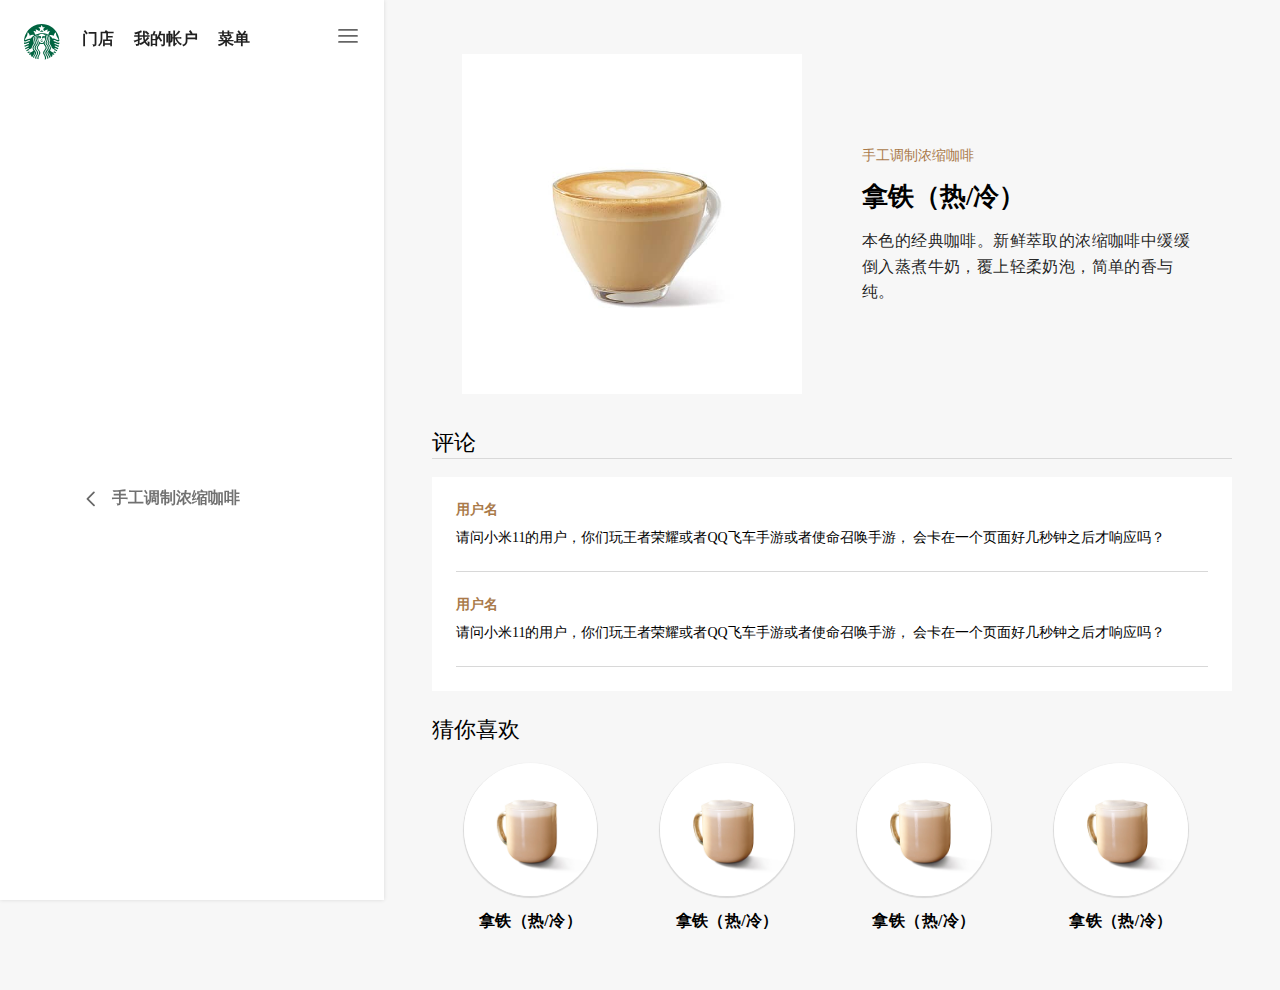
<file: detail.html>
<!DOCTYPE html>
<html>

	<head>
		<meta charset="UTF-8">
		<meta name="viewport" content="width=device-width, initial-scale=1.0">
		<link rel="shortcut icon" href="./img/favicon.ico">
		<link rel="stylesheet" href="./css/common.css">
		<link rel="stylesheet" href="./css/detail.css">
		<script src="js/vue.js" type="text/javascript" charset="utf-8"></script>
		<script src="js/components.js"></script>
		<title></title>
	</head>

	<body>
		<div id="app">

			<nav id="nav">
				<div class="container">
					<!-- 头部汉堡菜单组件 -->
					<nav-header></nav-header>
					<div class="main">
						<div class="content">
							<a href="#" class="back">
								<img src="./img/icon-chevron-left.svg"> 手工调制浓缩咖啡
							</a>
						</div>
					</div>

				</div>
			</nav>
			<section class="page-content">
				<div class="gds-detail flex-bt">
					<div class="image">
						<img src="./img/caffe-latte.jpg" class="product">
					</div>
					<div class="gds-txt">
						<p class="gold">手工调制浓缩咖啡</p>
						<h1 class="display-1">拿铁（热/冷）</h1>
						<p class="desc">本色的经典咖啡。新鲜萃取的浓缩咖啡中缓缓倒入蒸煮牛奶，覆上轻柔奶泡，简单的香与纯。</p>
					</div>
				</div>

				<!--商品评论-->
				<div class="comment">
					<h2 class="title-2">评论<hr /></h2>
					
					<ul class="cmt-ul">
						<li>
							<p class="caption gold">用户名</p>
							<p class="desc">
								请问小米11的用户，你们玩王者荣耀或者QQ飞车手游或者使命召唤手游，
								会卡在一个页面好几秒钟之后才响应吗？
							</p>
						</li>
						<li>
							<p class="caption gold">用户名</p>
							<p class="desc">
								请问小米11的用户，你们玩王者荣耀或者QQ飞车手游或者使命召唤手游，
								会卡在一个页面好几秒钟之后才响应吗？
							</p>
						</li>
					</ul>
				</div>
				

				<div class="rcmmd">
					<h2 class="title-2">猜你喜欢</h2>
					<ul class="product">
						<li>
							<a href="#" class="product-item">
								<div class="preview hoverup">
									<img src="./img/cappuccino.jpg">
								</div>
								<strong>拿铁（热/冷）</strong>
							</a>
						</li>
						<li>
							<a href="#" class="product-item">
								<div class="preview hoverup">
									<img src="./img/cappuccino.jpg">
								</div>
								<strong>拿铁（热/冷）</strong>
							</a>
						</li>
						<li>
							<a href="#" class="product-item">
								<div class="preview hoverup">
									<img src="./img/cappuccino.jpg">
								</div>
								<strong>拿铁（热/冷）</strong>
							</a>
						</li>
						<li>
							<a href="#" class="product-item">
								<div class="preview hoverup">
									<img src="./img/cappuccino.jpg">
								</div>
								<strong>拿铁（热/冷）</strong>
							</a>
						</li>
					</ul>

				</div>

			</section>

		</div>
	</body>

	<script type="text/javascript">
		new Vue({
			el: "#app",
		})
		
	let user={}
	console.log("user",(user==""))
	</script>

</html>
</file>
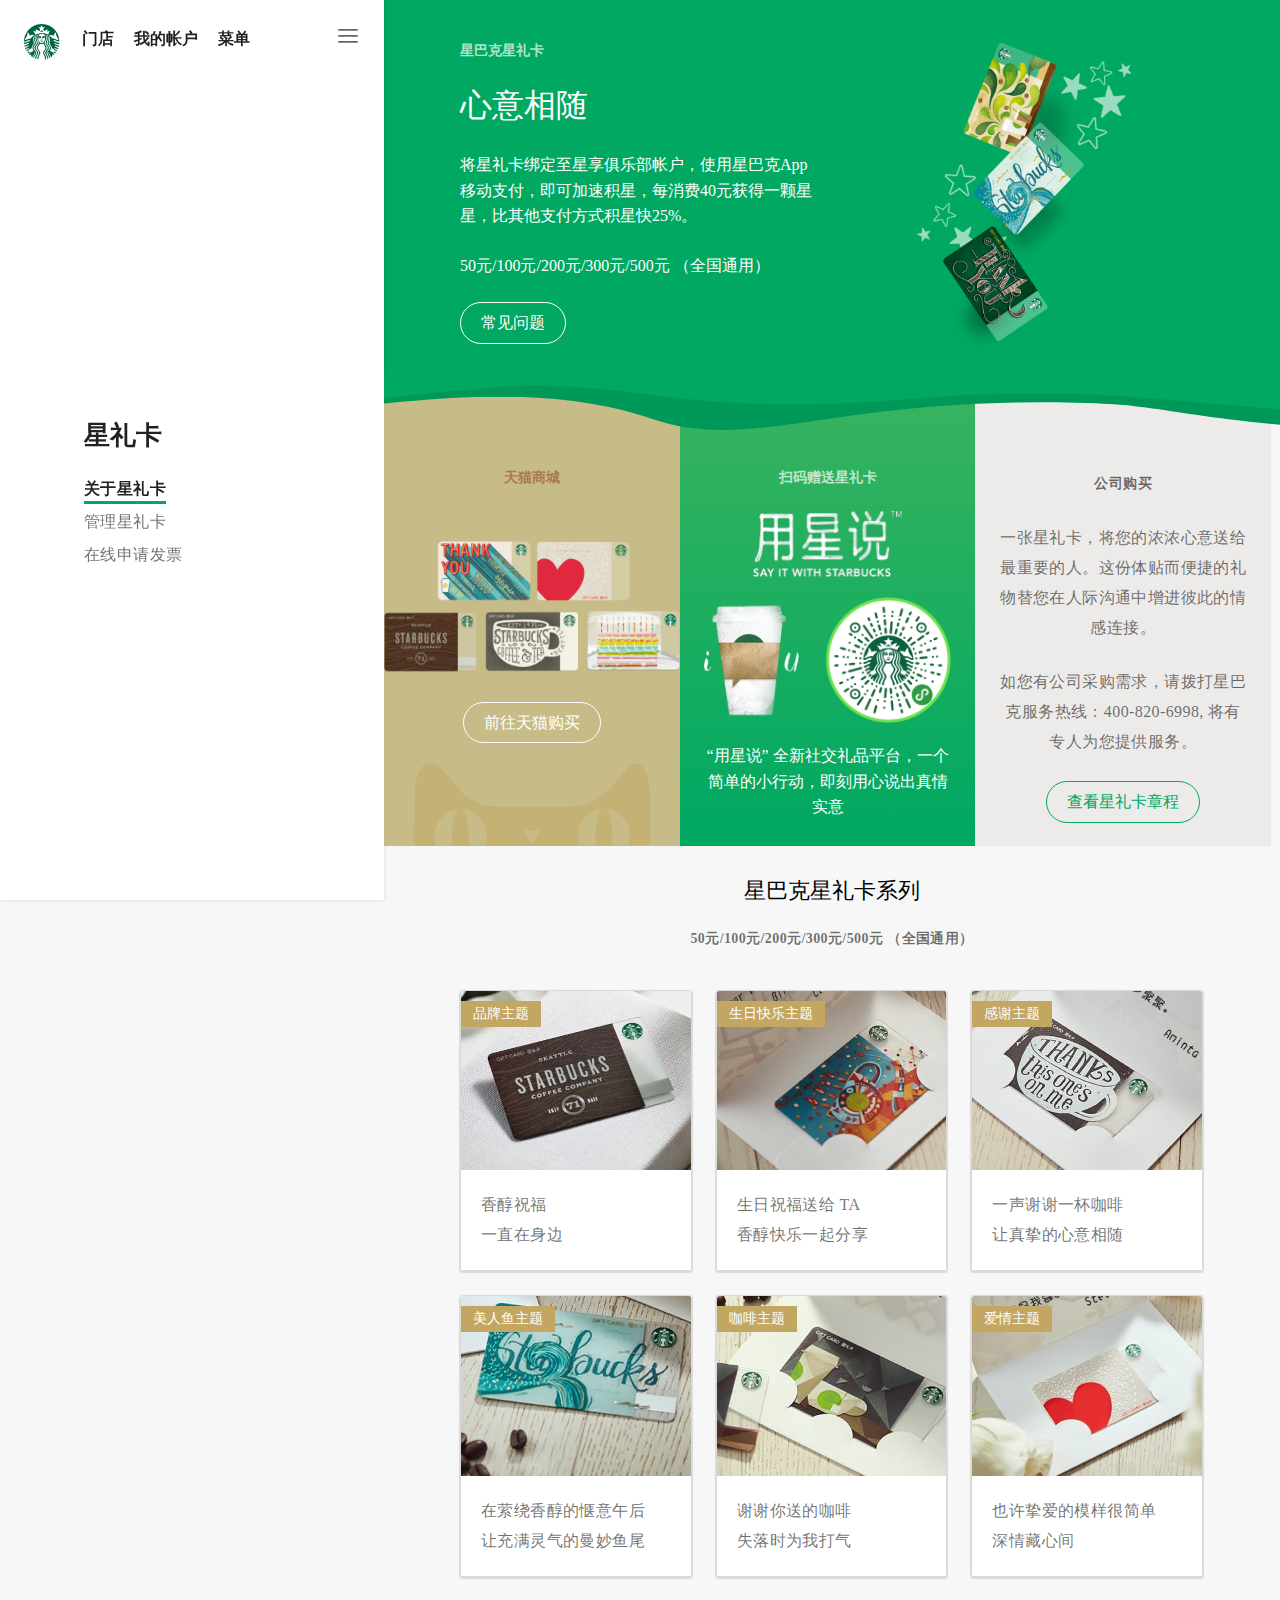
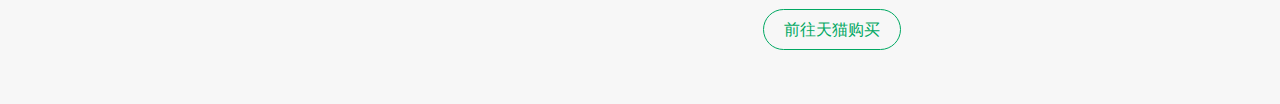
<file: giftcard.html>
<!DOCTYPE html>
<html>

<head>
  <meta charset="UTF-8">
  <meta name="viewport" content="width=device-width, initial-scale=1.0">
  <link rel="shortcut icon" href="./img/favicon.ico">
  <link rel="stylesheet" href="./css/common.css">
  <link rel="stylesheet" href="./css/giftcard.css">
  	<script src="./js/vue.js" type="text/javascript" charset="utf-8"></script>
	<script src="./js/components.js"></script>
  <title>星礼卡 | 星巴克</title>
</head>

<body>
<div id="app">
  <nav id="nav">
    <div class="container">
      <!-- 头部汉堡菜单组件 -->
      <nav-header></nav-header>
      <div class="main">
      	<menu-primary :menuinfo="menuinfo1"></menu-primary>
      </div>
    </div>
  </nav>
  <section class="page-content">
  	<!--广告-->
   	<gift-banner></gift-banner>
   	<!--促销信息-->
   	<gift-promotion></gift-promotion>
		<!--星巴克星礼卡系列-->
    <card-list :cardlist="cardlist"></card-list>
  </section>

 </div>
</body>

<script type="text/javascript">
	
	new Vue({
		el:"#app",
		data:{
			menuinfo1:{  
					title:"星礼卡",
					list:["关于星礼卡","管理星礼卡","在线申请发票"]
			},
			cardlist:[{
					title:"品牌主题",
					desc:"香醇祝福<br>一直在身边<br>",
					pic:"./img/svc-series-1.png"
				},
				{
					title:"生日快乐主题",
					desc:"生日祝福送给 TA <br> 香醇快乐一起分享 <br>",
					pic:"./img/svc-series-2.jpg"
				},
				{
					title:"感谢主题",
					desc:"一声谢谢一杯咖啡<br> 让真挚的心意相随<br>",
					pic:"./img/svc-series-3.jpg"
				},
				{
					title:"美人鱼主题",
					desc:"在萦绕香醇的惬意午后<br>让充满灵气的曼妙鱼尾<br>",
					pic:"./img/svc-series-4.jpg"
				},
				{
					title:"咖啡主题",
					desc:"谢谢你送的咖啡<br>失落时为我打气<br>",
					pic:"./img/svc-series-5.jpg"
				},
				{
					title:"爱情主题",
					desc:"也许挚爱的模样很简单<br>深情藏心间<br>",
					pic:"./img/svc-series-6.jpg"
			}],
		}
	})
	
</script>
</html>
</file>
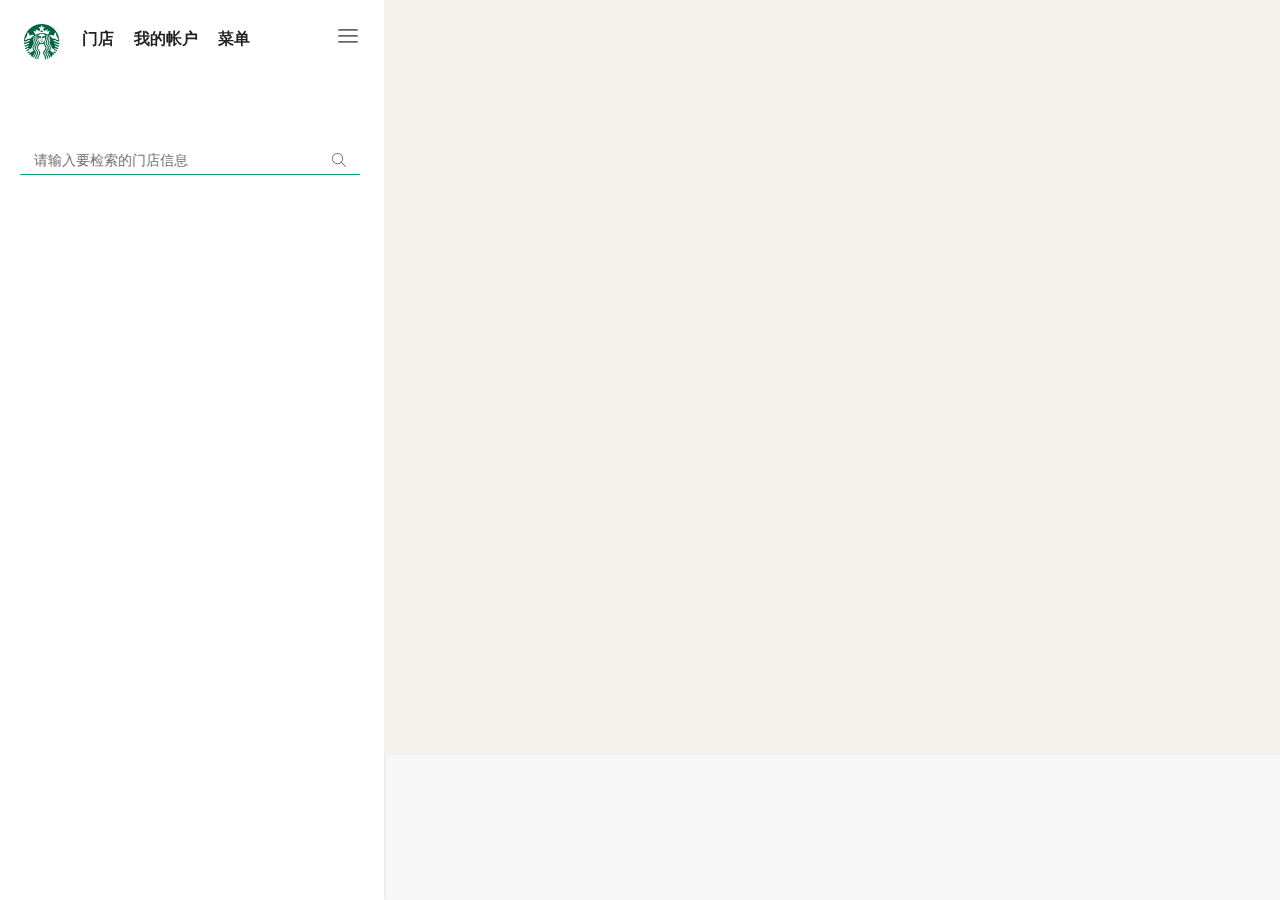
<file: map.html>
<!DOCTYPE html>
<html>

<head>
  <meta charset="UTF-8">
  <meta name="viewport" content="width=device-width, initial-scale=1.0">
  <link rel="shortcut icon" href="./img/favicon.ico">
  <link rel="stylesheet" href="./css/common.css">
  <link rel="stylesheet" href="./css/map.css">
  <script src="./js/jquery-3.1.1.js"></script>
  <script src="js/vue.js" type="text/javascript" charset="utf-8"></script>
	<script src="./js/components.js"></script>
  <script type="text/javascript" src="https://api.map.baidu.com/api?v=2.0&ak=2COzFaICuIyVj7V3VetKfmdRVnX8BhVr"></script>
  <script type="text/javascript" src="https://api.map.baidu.com/getscript?v=2.0&ak=2COzFaICuIyVj7V3VetKfmdRVnX8BhVr&services=&t=20201208133530"></script>
  <title>门店 | 星巴克</title>
</head>
  
<body>
<div id="app">
		
  <nav id="nav">
    <div class="container">
      <!-- 头部汉堡菜单组件 -->
      <nav-header></nav-header>
      
      <div class="main">
          <div class="fl">
              <div class="search-box">
                <input class="search-input" id="search_box_input" type="text" placeholder="请输入要检索的门店信息">
                <span class="search-icon"></span>
              </div>
              <div id="r-result"></div>
          </div>
      </div>

    </div>
  </nav>
  <section class="page-content">
      <div class="location-map">
          <div id="container" style="width: 100%; height: 100%; overflow: hidden; position: relative; z-index: 0; background-color: rgb(243, 241, 236); color: rgb(0, 0, 0); text-align:left;">
          </div>
      </div>
  </section>
  
</div>
</body>

<script>
		new Vue({
			el:"#app",
		})
		
    var map = new BMap.Map("container");          // 创建地图实例     // 初始化地图，设置中心点坐标和地图级别
    map.centerAndZoom("南京",12);

   
    var local = new BMap.LocalSearch(map, {
      renderOptions: {map: map, panel: "r-result"}
    });
    local.search("星巴克");
  
    map.enableScrollWheelZoom(true);     //开启鼠标滚轮缩放
    map.addControl(new BMap.NavigationControl());
    map.addControl(new BMap.NavigationControl());
    map.addControl(new BMap.ScaleControl());
    map.addControl(new BMap.OverviewMapControl());
    map.addControl(new BMap.MapTypeControl());
    $(function(){
        getNowPos();
		// getLocal("province="+provinceName);

      //根据门店的名称查找网点
      $("span.search-icon").click(function(){
        var content=$("#search_box_input").val();
        console.log( content)
            if(content==""){
                alert("请输入信息门店信息");
                return false;
            }
            local.search(content);
        })
    });

    //搜索框按键查询
    $(document).keyup(function (e) {//捕获文档对象的按键弹起事件
        if (e.keyCode == 13) {//按键信息对象以参数的形式传递进来了
            //此处编写用户敲回车后的代码
            $("span.search-icon").click();
        }
    });


    function getNowPos(){
        var geolocation = new BMap.Geolocation();
        geolocation.getCurrentPosition(function(r){
            if(this.getStatus() == BMAP_STATUS_SUCCESS){
                var mk = new BMap.Marker(r.point);
                map.addOverlay(mk);//标出所在地
                map.panTo(r.point);//地图中心移动
                var point = new BMap.Point(r.point.lng,r.point.lat);//用所定位的经纬度查找所在地省市街道等信息
                var gc = new BMap.Geocoder();
                gc.getLocation(point, function(rs){
                    var addComp = rs.addressComponents;
                    $("#location-name").html("【"+addComp['province']+"】");
                    $("#province option[value='"+addComp['province']+"']").attr("selected", true);
                    getLocal("province="+addComp['province']);
                });
            }else {
                alert('failed'+this.getStatus());
            }
        },{enableHighAccuracy: true})
    }

    var marker;
    

    var opts = {
        width : 250,     // 信息窗口宽度
        height: 50,     // 信息窗口高度
        title : "" , // 信息窗口标题
        enableMessage:true//设置允许信息窗发送短息
    };


    //点击将信息内容加入白标注中
    function addClickHandler(content,marker){
        marker.addEventListener("click",function(e){
                    marker.setAnimation(null);
                    openInfo(content,e);
                }
        );
    }

    function openInfo(content,e){
        var p = e.target;
        var point = new BMap.Point(p.getPosition().lng, p.getPosition().lat);
        var infoWindow = new BMap.InfoWindow(content,opts);  // 创建信息窗口对象
        map.openInfoWindow(infoWindow,point); //开启信息窗口
    }

    //移动到某一坐标点
    function to(obj,i,x,y,shopname,shopaddr){
        var allOverlay = map.getOverlays();
        var last=allOverlay.length-1;
        map.removeOverlay(allOverlay[last]);
        $(obj).addClass("addMove");
        $(obj).siblings().removeClass("addMove");
        var point=new BMap.Point(x,y);
        map.centerAndZoom(point,15);
        var myIcon = new BMap.Icon("./img/bd2.png", new BMap.Size(21, 33), {
            offset: new BMap.Size(10, 25), // 指定定位位置
        });
        var  marker = new BMap.Marker(point,{icon:myIcon});        // 创建标注
        var n=i+1;
        var label = new BMap.Label(n,{
            offset : new BMap.Size(0,3)
        });
        label.setStyle({
            width:'21px',background:'none',color:'#fff',border:'none',textAlign:'center'//只要对label样式进行设置就可达到在标注图标上显示数字的效果
        });
        marker.setLabel(label);//显示地理名称 a
        map.addOverlay(marker);
        var content ="<p style='font-weight:600'>"+shopname+"</p><p style='line-height: 20px;'>地址："+shopaddr+"</p>";
        addClickHandler(content,marker);
    }

</script>
</html>
</file>
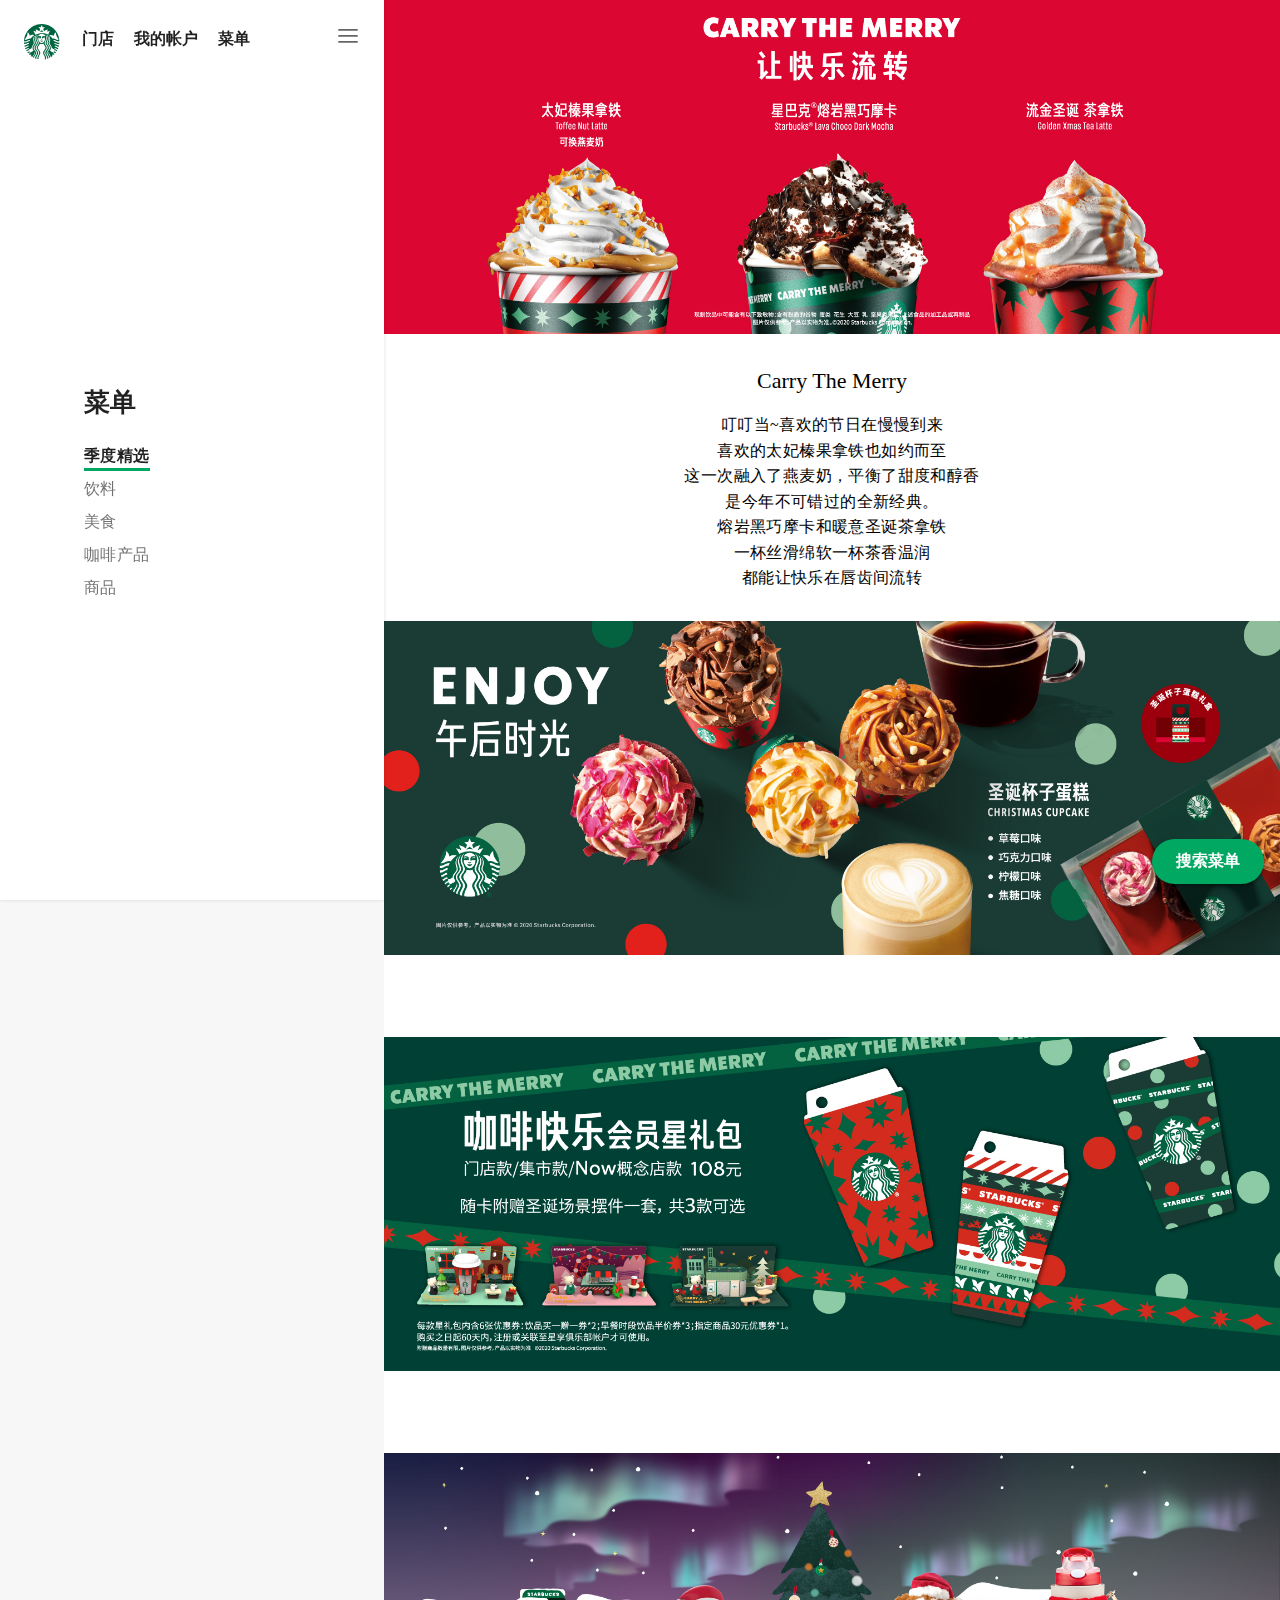
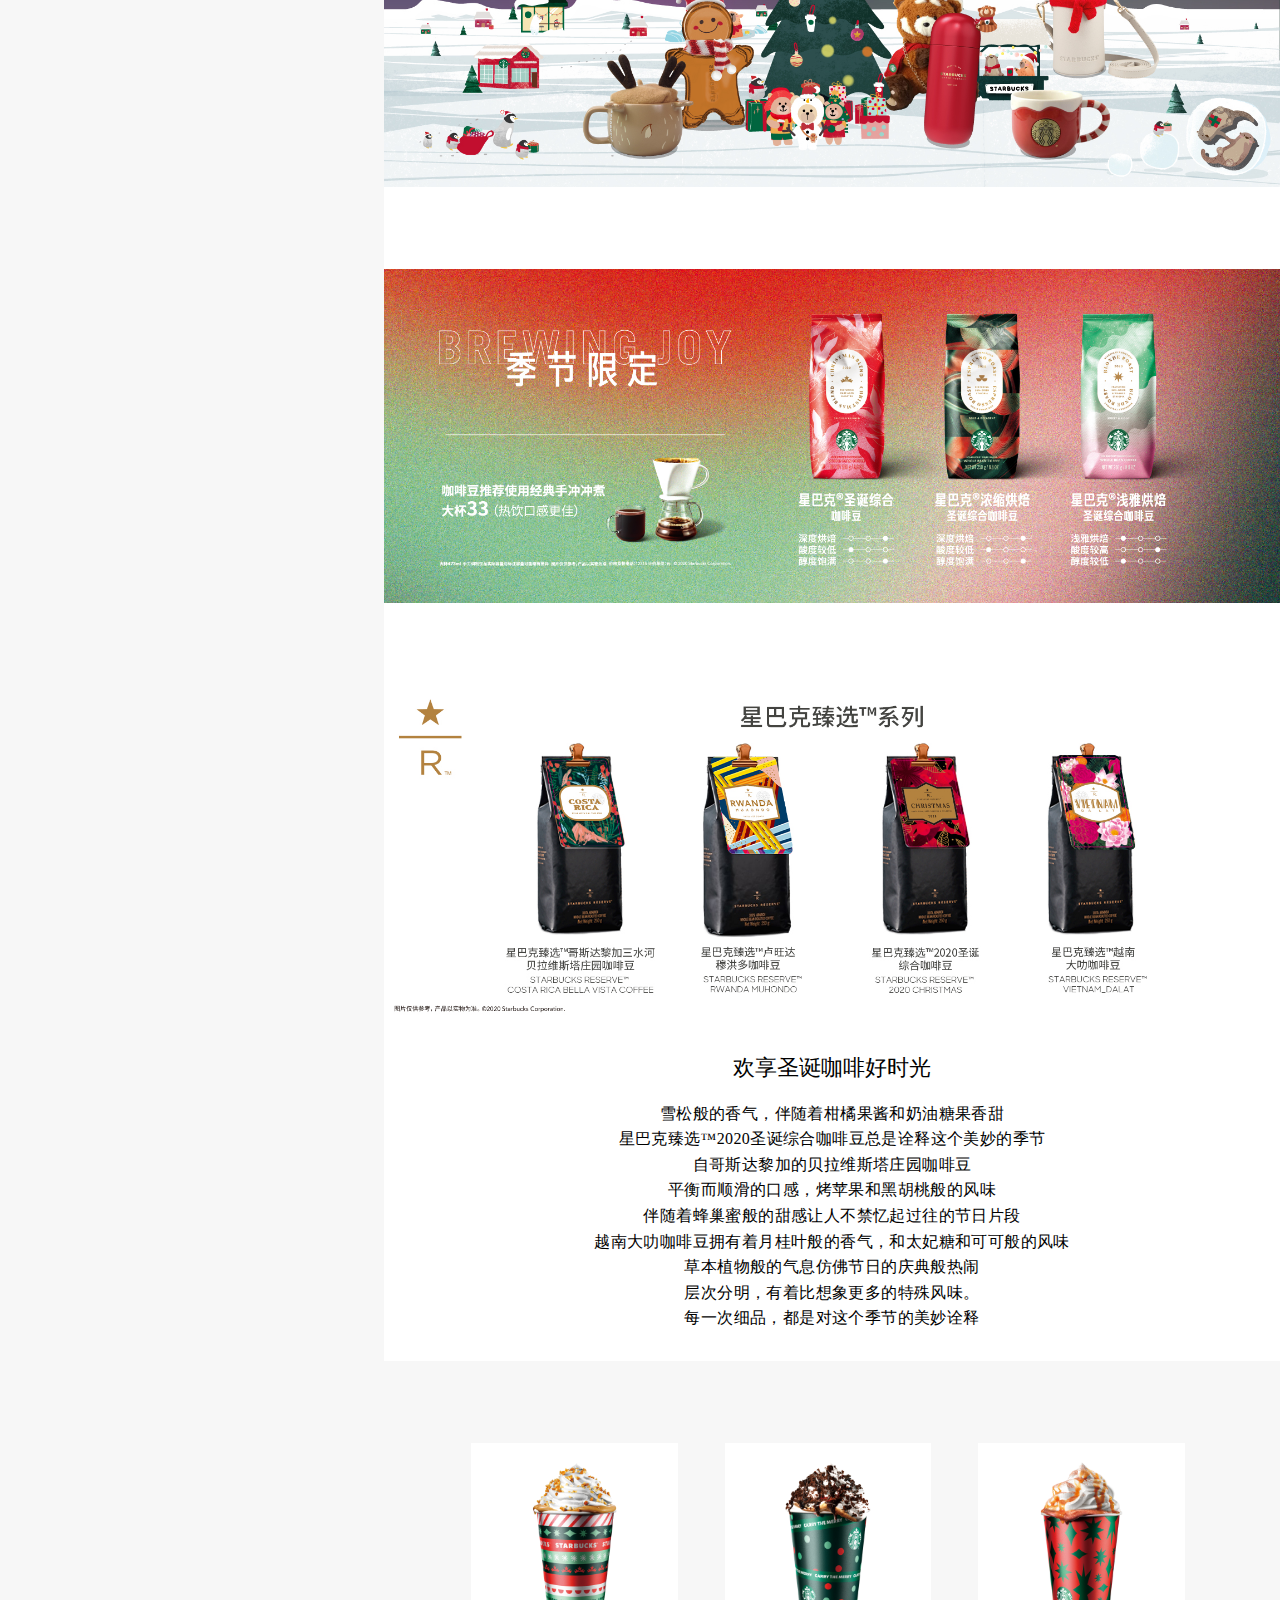
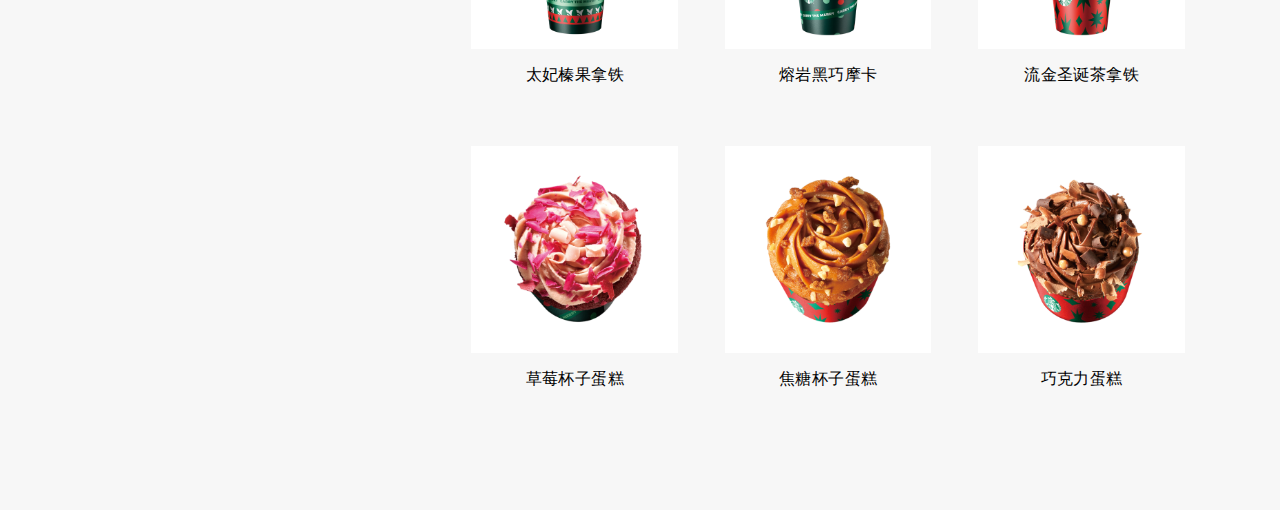
<file: menu.html>
<!DOCTYPE html>
<html>

	<head>
		<meta charset="UTF-8">
		<meta name="viewport" content="width=device-width, initial-scale=1.0">
		<link rel="shortcut icon" href="./img/favicon.ico">
		<link rel="stylesheet" href="./css/common.css">
		<link rel="stylesheet" href="./css/menu.css">
		<script src="js/vue.js" type="text/javascript" charset="utf-8"></script>
		<script src="./js/components.js"></script>
		<title>季度精选 - 饮品、食物、咖啡豆、杯子、星享卡和礼物 | 星巴克</title>
	</head>

	<body>
	<div id="app">

		<nav id="nav">
			<div class="container">
				<!-- 头部汉堡菜单组件 -->
				<nav-header></nav-header>
				<div class="main">
					<!--主要菜单 组件-->
					<menu-primary :menuinfo="menuinfo1"></menu-primary>
				</div>

			</div>
		</nav>
		<section class="page-content">
			<!-- 顶部广告 -->
			<section class="banner">
				<rcmmd-item :iteminfo="bannerinfo"></rcmmd-item>
			</section>
			<!-- 星巴克臻选系列 -->
			<section class="featured-items">
				<rcmmd-item v-for="item in rcmmdinfo" :iteminfo="item"></rcmmd-item>
			</section>
			<!-- 行销商品 -->
			<lto :ltoinfo="ltoinfo"></lto>
			<!--搜索菜单-->
			<btn-search></btn-search>
		</section>
		
	</div>
	</body>

	<script type="text/javascript">
		let vm = new Vue({
			el: "#app",
			data: {
				ltoinfo: { //<!-- 行销商品 -->
					title:"",
					list:[ 
					{
						name: "太妃榛果拿铁",
						img: "./img/lto1.jpg"
					},
					{
						name: "熔岩黑巧摩卡",
						img: "./img/lto2.jpg"
					},
					{
						name: "流金圣诞茶拿铁",
						img: "./img/lto3.jpg"
					},
					{
						name: "草莓杯子蛋糕",
						img: "./img/lto4.jpg"
					},
					{
						name: "焦糖杯子蛋糕",
						img: "./img/lto5.jpg"
					},
					{
						name: "巧克力蛋糕",
						img: "./img/lto6.jpg"
					}]
				},
				menuinfo1:{  //主要菜单
					title:"菜单",
					list:["季度精选","饮料","美食","咖啡产品","商品"]
				},
				bannerinfo:{  //主要推荐商品
					pic:"./img/1.jpg",
					title:"Carry The Merry",
					desc:`叮叮当~喜欢的节日在慢慢到来
							<br> 喜欢的太妃榛果拿铁也如约而至
							<br> 这一次融入了燕麦奶，平衡了甜度和醇香
							<br> 是今年不可错过的全新经典。
							<br> 熔岩黑巧摩卡和暖意圣诞茶拿铁
							<br> 一杯丝滑绵软一杯茶香温润
							<br> 都能让快乐在唇齿间流转`
				},
				rcmmdinfo:[{  //其他推荐商品
						pic:"./img/2.jpg",
						title:"",
						desc:""
					},
					{	pic:"./img/3.jpg",
						title:"",
						desc:""
					},
					{	pic:"./img/4.jpg",
						title:"",
						desc:""
					},
					{	pic:"./img/5.jpg",
						title:"",
						desc:""
					},
					{	pic:"./img/6.jpg",
						title:"欢享圣诞咖啡好时光",
						desc:`雪松般的香气，伴随着柑橘果酱和奶油糖果香甜
							<br> 星巴克臻选™2020圣诞综合咖啡豆总是诠释这个美妙的季节
							<br> 自哥斯达黎加的贝拉维斯塔庄园咖啡豆
							<br> 平衡而顺滑的口感，烤苹果和黑胡桃般的风味
							<br> 伴随着蜂巢蜜般的甜感让人不禁忆起过往的节日片段
							<br> 越南大叻咖啡豆拥有着月桂叶般的香气，和太妃糖和可可般的风味
							<br> 草本植物般的气息仿佛节日的庆典般热闹
							<br> 层次分明，有着比想象更多的特殊风味。
							<br> 每一次细品，都是对这个季节的美妙诠释`
					}]
			}
		})
	</script>

</html>
</file>
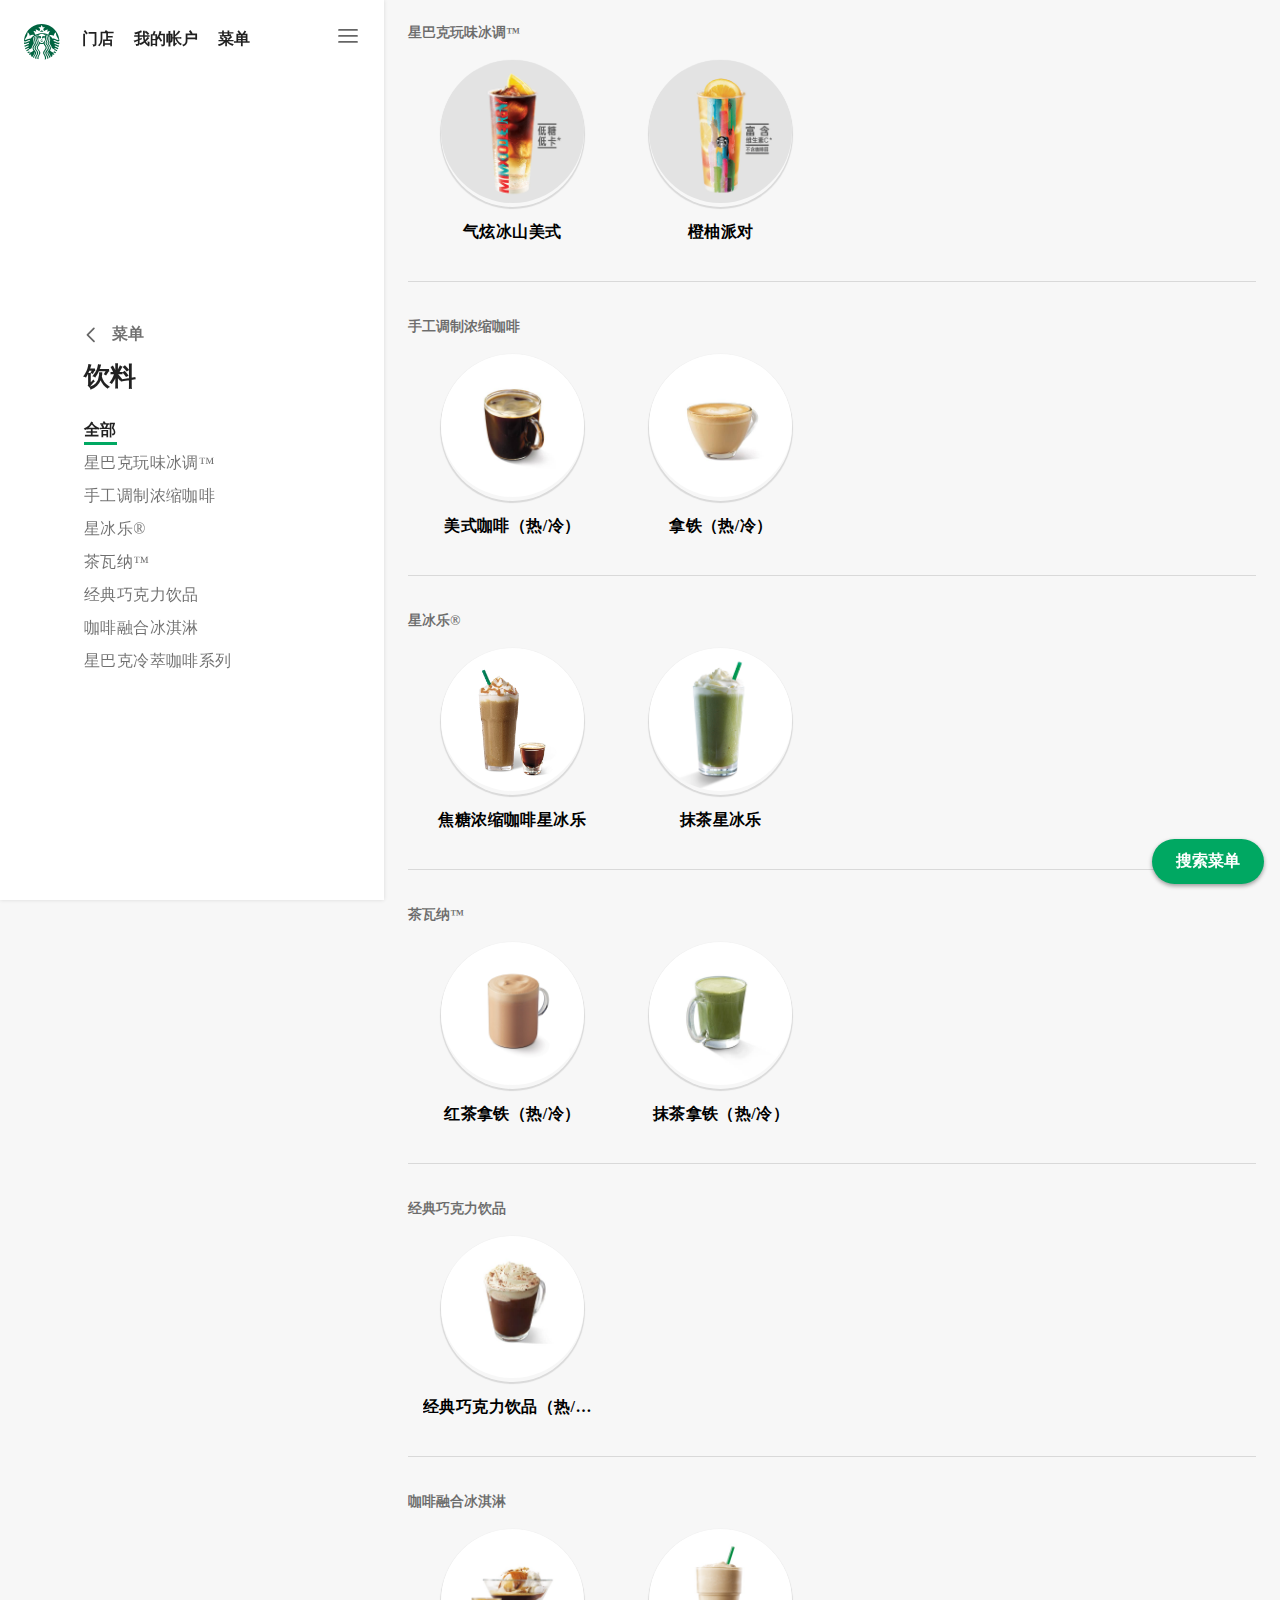
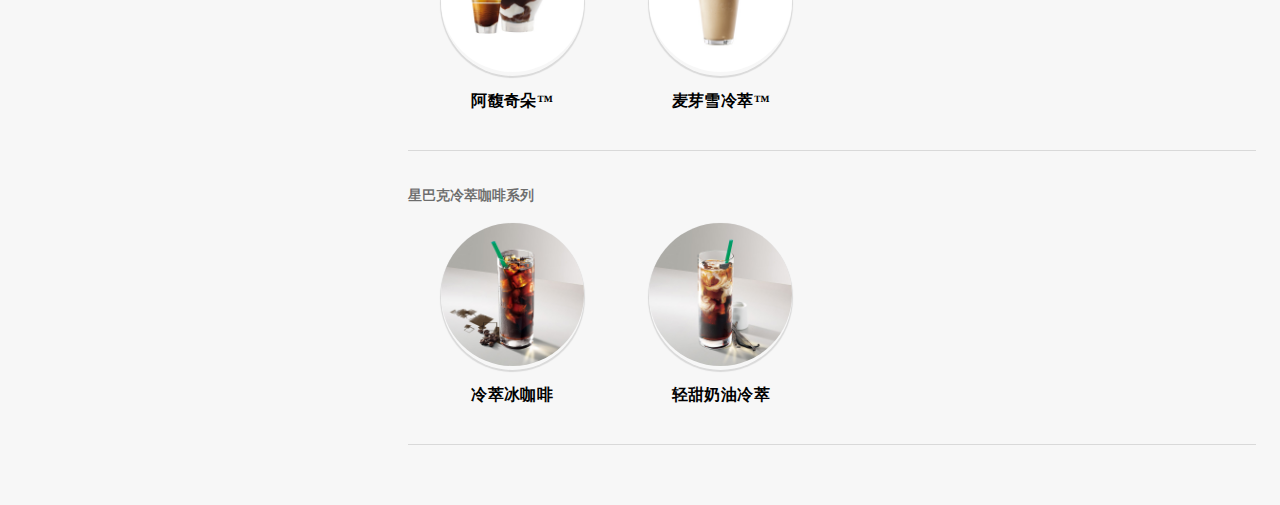
<file: menubycate.html>
<!DOCTYPE html>
<html>

	<head>
		<meta charset="UTF-8">
		<meta name="viewport" content="width=device-width, initial-scale=1.0">
		<link rel="shortcut icon" href="./img/favicon.ico">
		<link rel="stylesheet" href="./css/common.css">
		<link rel="stylesheet" href="./css/menu.css">
		<script src="js/vue.js" type="text/javascript" charset="utf-8"></script>
		<script src="./js/components.js"></script>
		<title>饮料 | 星巴克</title>
	</head>

	<body>
	<div id="app">
		
		<nav id="nav">
			<div class="container">
				<!-- 头部汉堡菜单组件 -->
				<nav-header></nav-header>
				<div class="main">
					<!--主要菜单 组件-->
					<menu-secondary @getindex="getindex" :menuinfo="menuinfo2"></menu-secondary>
				</div>

			</div>
		</nav>
		
		<section class="page-content" >
			
			<!--一级分类下所有商品-->
			<div v-if="index === -1">
				<goods-list v-for="item in menuinfo2" :goodsinfo="item"></goods-list>
			</div>
			<!--二级分类下所有商品  ???? 怎么让两个组件之间有联系-->
			<goods-list v-else :goodsinfo="menuinfo2[index]" ></goods-list>
			
			<!--搜索菜单-->
			<btn-search></btn-search>
		</section>
		
	</div>
	</body>

	<script type="text/javascript">
		let vm = new Vue({
			el: "#app",
			data: {
				index:-1,
				menuinfo2: [
					{
						title: "星巴克玩味冰调™ ",
						gdslist: [{
								name: "气炫冰山美式",
								img: "./img/sparkling-espresso-tonic.jpg"
							},
							{
								name: "橙柚派对",
								img: "./img/triple-citrus.jpg"
							},
						]
					},
					{
						title: "手工调制浓缩咖啡",
						gdslist: [{
								name: "美式咖啡（热/冷）",
								img: "./img/caffe-americano.jpg"
							},
							{
								name: "拿铁（热/冷）",
								img: "./img/caffe-latte.jpg"
							},
						]
					},
					{
						title: "星冰乐®",
						gdslist: [{
								name: "焦糖浓缩咖啡星冰乐 ",
								img: "./img/caramel-espresso-frappuccino.jpg"
							},
							{
								name: "抹茶星冰乐",
								img: "./img/green-tea-frappuccino.jpg"
							},
						]
					},
					{
						title: "茶瓦纳™",
						gdslist: [{
								name: "红茶拿铁（热/冷）",
								img: "./img/black-tea-latte.jpg"
							},
							{
								name: "抹茶拿铁（热/冷）",
								img: "./img/green-tea-latte.jpg"
							},
						]
					},
					{
						title: "经典巧克力饮品",
						gdslist: [{
								name: "经典巧克力饮品（热/冷）",
								img: "./img/signature-chocolate-beverage.jpg"
							}
						]
					},
					{
						title: "咖啡融合冰淇淋",
						gdslist: [{
								name: "阿馥奇朵™",
								img: "./img/affogato.jpg"
							},
							{
								name: "麦芽雪冷萃™",
								img: "./img/cold-brew-malt.jpg"
							},
						]
					},
					{
						title: "星巴克冷萃咖啡系列",
						gdslist: [{
								name: "冷萃冰咖啡",
								img: "./img/cold-brew.jpg"
							},
							{
								name: "轻甜奶油冷萃 ",
								img: "./img/vanilla-flavor-sweet-cream-cold-brew.jpg"
							},
						]
					},
					
				] //end of ltolist: [{
			}, // end of data
			methods:{
				getindex(idx){
					this.index = idx;
				}
			}
		})




	</script>

</html>
</file>
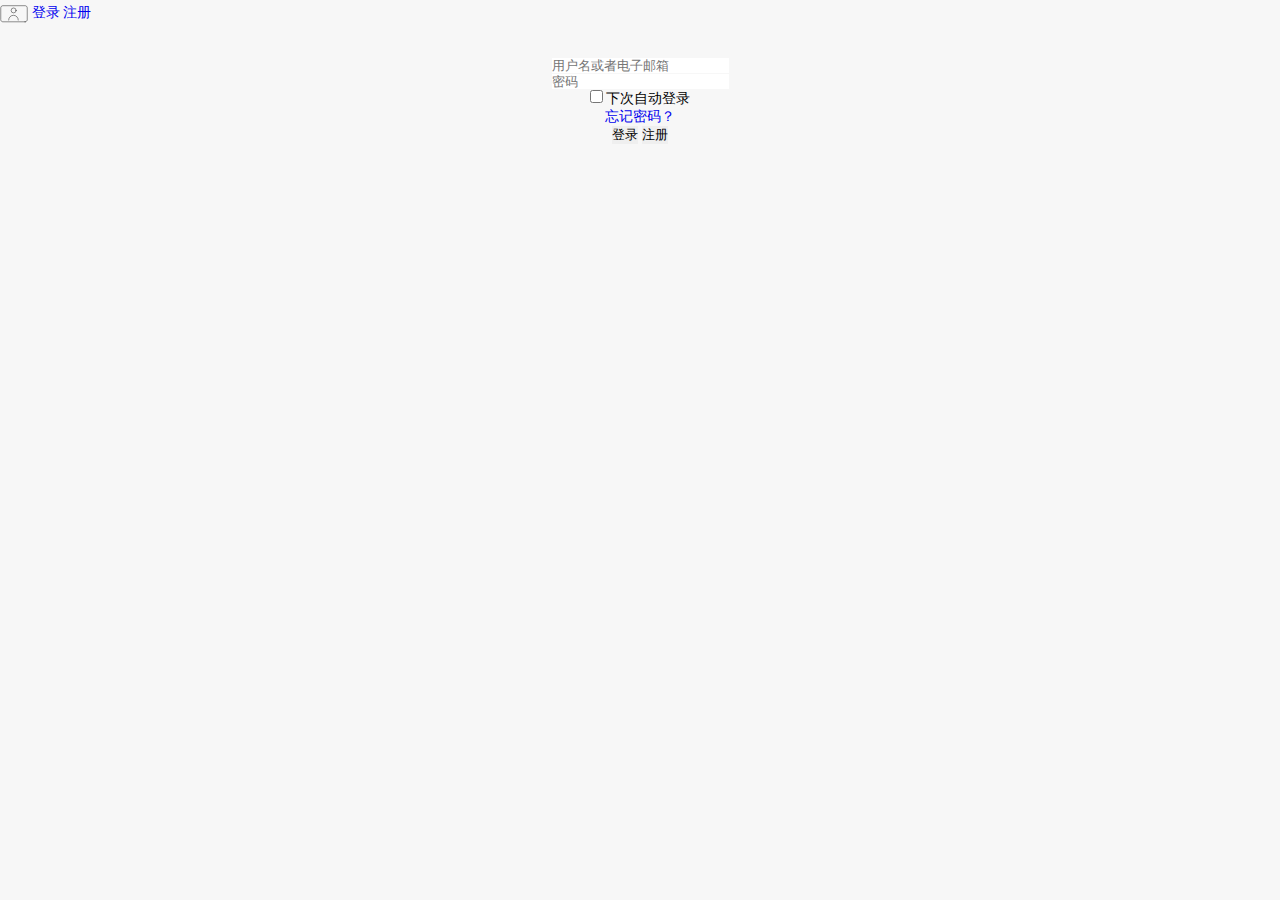
<file: test.html>
<!DOCTYPE html>
<html>
	<head>
		<meta charset="UTF-8">
		<script src="js/vue.js" type="text/javascript" ></script>
		<script src="js/components.js" type="text/javascript" charset="utf-8"></script>
		
		<link rel="stylesheet" type="text/css" href="css/common.css"/>
		<link rel="stylesheet" type="text/css" href="css/topnav.css"/>
		<title></title>
	</head>
	<body>
		
		
		<div > </div>
		
		<div id="app">
			<btn-register-login></btn-register-login>
			 <login-register-form></login-register-form>
		</div>
	</body>
	<script type="text/javascript">
		new Vue({
			el:"#app",
		})
</script>
</html>
</file>
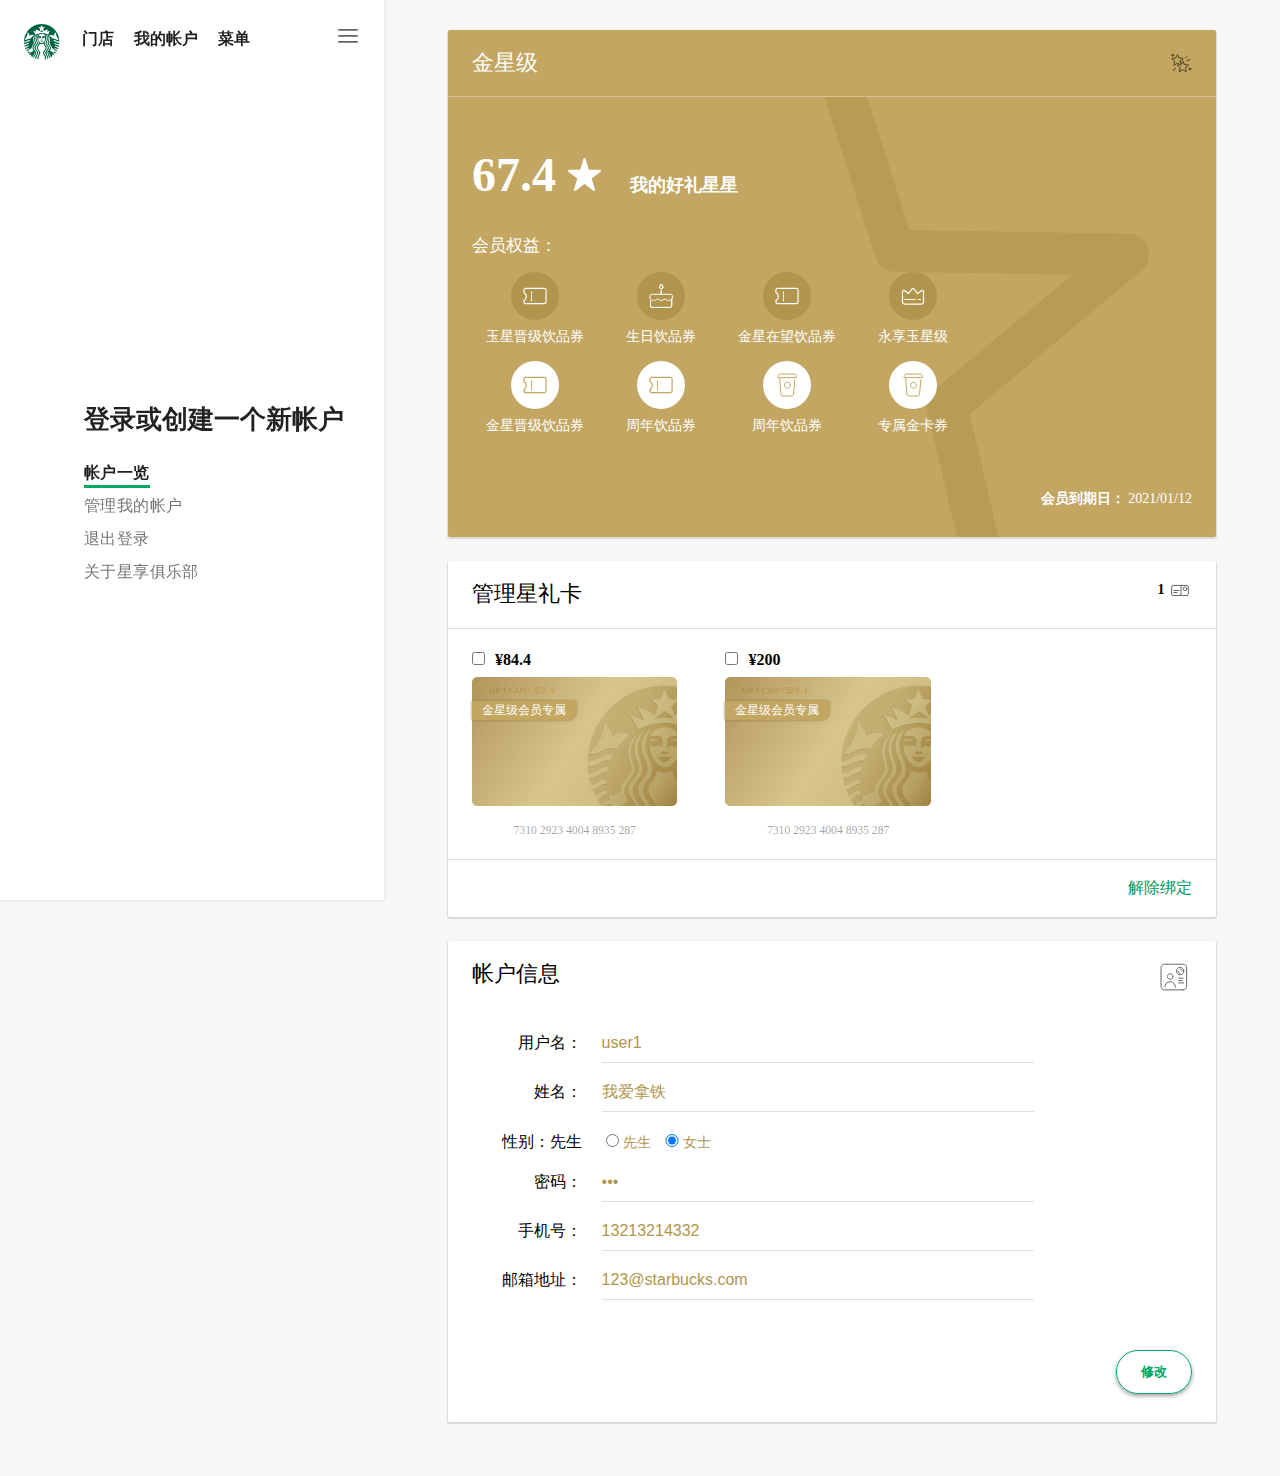
<file: userinfo.html>
<!DOCTYPE html>
<html>

	<head>
		<meta charset="UTF-8">
		<meta name="viewport" content="width=device-width, initial-scale=1.0">
		<link rel="shortcut icon" href="./img/favicon.ico">
		<link rel="stylesheet" href="./css/common.css">
		<link rel="stylesheet" href="./css/account.css">
  		<script src="./js/vue.js" type="text/javascript" charset="utf-8"></script>
		<script src="./js/components.js"></script>
		<title>星享俱乐部 | 星巴克</title>
	</head>

	<body>
	<div id="app">
		
		<nav id="nav">
			<div class="container">
				<!-- 头部汉堡菜单组件 -->
		     	<nav-header></nav-header>
		      	<div class="main">
					<menu-primary :menuinfo="menuinfo1"></menu-primary>
				</div>
			</div>
		</nav>

		<section class="page-content" id="react-user">
			<div class="wrapper2">
				<!-- 金星级 -->
				<user-level :user="userinfo" :prvlglist="prvlglist"></user-level>
				<!-- 管理星礼卡 -->
				<my-svc :cardlist="cardlist"></my-svc>
				<!-- 修改个人资料 -->
				<profile-security :user="userinfo"></profile-security>

			</div>
		</section>

	</div>
	</body>

	<script type="text/javascript">
		
		new Vue({
			el:"#app",
			data:{
				menuinfo1:{  //左侧导航
					title:"登录或创建一个新帐户",
					list:["帐户一览","管理我的帐户","退出登录","关于星享俱乐部"]
				},
				cardlist:[{   //我的星礼卡
					id:0,
					balance:84.4,
					desc:"金星级会员专属",
					pic:"./img/svc_main_3x.png",
					num:"7310 2923 4004 8935 287"
				},
				{
					id:1,
					balance:200,
					desc:"金星级会员专属",
					pic:"./img/svc_main_3x.png",
					num:"7310 2923 4004 8935 287"
				}],
				userinfo:{ //用户信息
					uname:"user1",
					upass:"123",
					nkname:"我爱拿铁",
					gender:"先生",
					tel:"13213214332",
					mail:"123@starbucks.com",
					level:"金星级",
					stars:"67.4"
				},
				prvlglist:[{  //会员权益
				  title:"玉星晋级饮品券",
				  pic:"./img/icon-coupon-white.svg"
				},
				{
				  title:"生日饮品券",
				  pic:"./img/icon-birthday-white.svg"
				},
				{
				  title:"金星在望饮品券",
				  pic:"./img/icon-coupon-white.svg"
				},
				{
				  title:"永享玉星级",
				  pic:"./img/icon-crown-white.svg"
				},
				{
				  title:"金星晋级饮品券",
				  pic:"./img/icon-coupon-new-gold.svg"
				},
				{
				  title:"周年饮品券",
				  pic:"./img/icon-coupon-new-gold.svg"
				},
				{
				  title:"周年饮品券",
				  pic:"./img/icon-drinks-new-gold.svg"
				},
				{
				  title:"专属金卡券",
				  pic:"./img/icon-drinks-new-gold.svg"
				}],
			}
		})
	</script>

</html>
</file>
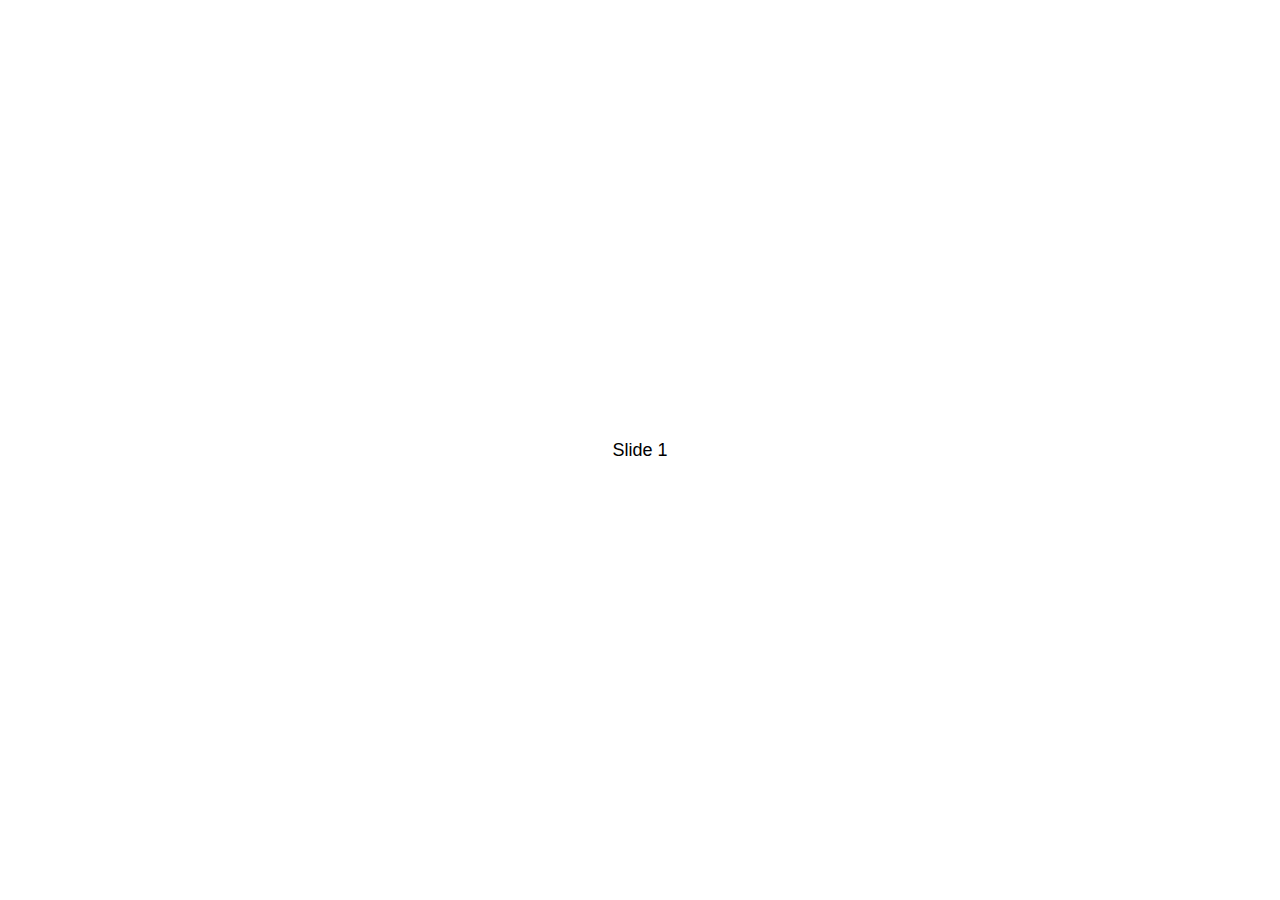
<file: swiper-6.3.3/swiper-master/demos/010-default.html>
<!DOCTYPE html>
<html lang="en">

<head>
  <meta charset="utf-8">
  <title>Swiper demo</title>
  <!-- Link Swiper's CSS -->
  <link rel="stylesheet" href="../package/swiper-bundle.min.css">

  <!-- Demo styles -->
  <style>
    html,
    body {
      position: relative;
      height: 100%;
    }

    body {
      background: #eee;
      font-family: Helvetica Neue, Helvetica, Arial, sans-serif;
      font-size: 14px;
      color: #000;
      margin: 0;
      padding: 0;
    }

    .swiper-container {
      width: 100%;
      height: 100%;
    }

    .swiper-slide {
      text-align: center;
      font-size: 18px;
      background: #fff;

      /* Center slide text vertically */
      display: -webkit-box;
      display: -ms-flexbox;
      display: -webkit-flex;
      display: flex;
      -webkit-box-pack: center;
      -ms-flex-pack: center;
      -webkit-justify-content: center;
      justify-content: center;
      -webkit-box-align: center;
      -ms-flex-align: center;
      -webkit-align-items: center;
      align-items: center;
    }
  </style>
</head>

<body>
  <!-- Swiper -->
  <div class="swiper-container">
    <div class="swiper-wrapper">
      <div class="swiper-slide">Slide 1</div>
      <div class="swiper-slide">Slide 2</div>
      <div class="swiper-slide">Slide 3</div>
      <div class="swiper-slide">Slide 4</div>
      <div class="swiper-slide">Slide 5</div>
      <div class="swiper-slide">Slide 6</div>
      <div class="swiper-slide">Slide 7</div>
      <div class="swiper-slide">Slide 8</div>
      <div class="swiper-slide">Slide 9</div>
      <div class="swiper-slide">Slide 10</div>
    </div>
  </div>

  <!-- Swiper JS -->
  <script src="../package/swiper-bundle.min.js"></script>

  <!-- Initialize Swiper -->
  <script>
    var swiper = new Swiper('.swiper-container');
  </script>
</body>

</html>
</file>
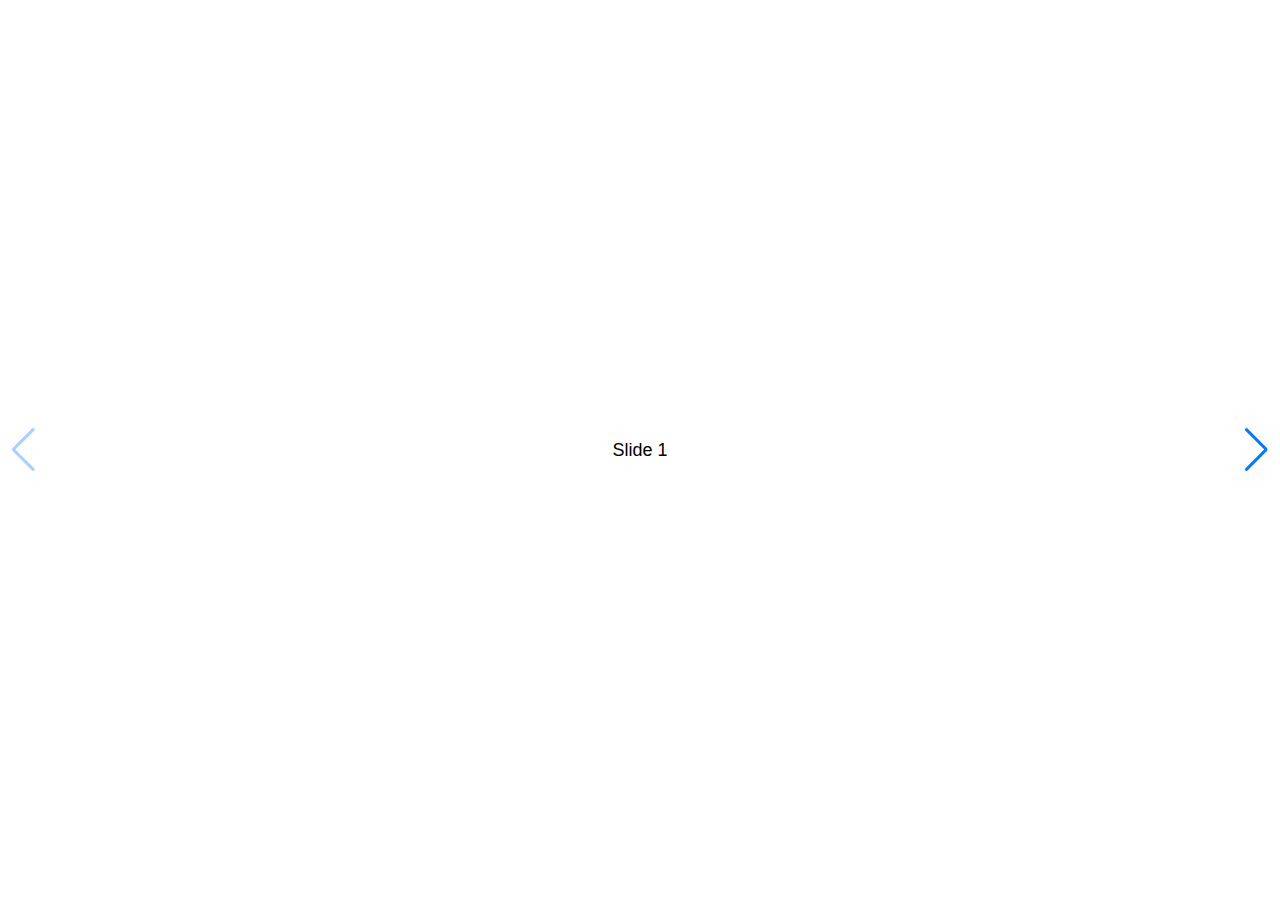
<file: swiper-6.3.3/swiper-master/demos/020-navigation.html>
<!DOCTYPE html>
<html lang="en">

<head>
  <meta charset="utf-8">
  <title>Swiper demo</title>
  <meta name="viewport" content="width=device-width, initial-scale=1, minimum-scale=1, maximum-scale=1">

  <!-- Link Swiper's CSS -->
  <link rel="stylesheet" href="../package/swiper-bundle.min.css">

  <!-- Demo styles -->
  <style>
    html,
    body {
      position: relative;
      height: 100%;
    }

    body {
      background: #eee;
      font-family: Helvetica Neue, Helvetica, Arial, sans-serif;
      font-size: 14px;
      color: #000;
      margin: 0;
      padding: 0;
    }

    .swiper-container {
      width: 100%;
      height: 100%;
    }

    .swiper-slide {
      text-align: center;
      font-size: 18px;
      background: #fff;

      /* Center slide text vertically */
      display: -webkit-box;
      display: -ms-flexbox;
      display: -webkit-flex;
      display: flex;
      -webkit-box-pack: center;
      -ms-flex-pack: center;
      -webkit-justify-content: center;
      justify-content: center;
      -webkit-box-align: center;
      -ms-flex-align: center;
      -webkit-align-items: center;
      align-items: center;
    }
  </style>
</head>

<body>
  <!-- Swiper -->
  <div class="swiper-container">
    <div class="swiper-wrapper">
      <div class="swiper-slide">Slide 1</div>
      <div class="swiper-slide">Slide 2</div>
      <div class="swiper-slide">Slide 3</div>
      <div class="swiper-slide">Slide 4</div>
      <div class="swiper-slide">Slide 5</div>
      <div class="swiper-slide">Slide 6</div>
      <div class="swiper-slide">Slide 7</div>
      <div class="swiper-slide">Slide 8</div>
      <div class="swiper-slide">Slide 9</div>
      <div class="swiper-slide">Slide 10</div>
    </div>
    <!-- Add Arrows -->
    <div class="swiper-button-next"></div>
    <div class="swiper-button-prev"></div>
  </div>

  <!-- Swiper JS -->
  <script src="../package/swiper-bundle.min.js"></script>

  <!-- Initialize Swiper -->
  <script>
    var swiper = new Swiper('.swiper-container', {
      navigation: {
        nextEl: '.swiper-button-next',
        prevEl: '.swiper-button-prev',
      },
    });
  </script>
</body>

</html>
</file>
<file: css/common.css>
/* 测试用 */
div{
  /* outline: 1px solid black; */
}

* {
  -moz-box-sizing: border-box;
  box-sizing: border-box;
  margin: 0;
  padding: 0;
}

html{
  font-size: 10px;
}
body {
  color: #000;
  font-size: 1.4rem;
  background: #f7f7f7;
}
ul,ol,li{
  list-style: none;
}
ul li{
  /* float: left; */
}
a{
  text-decoration: none;
}
a:hover{
  text-decoration: none;
}
input,button{
  outline: none;
  border:none;
}
h2{
  font-size: 2.2rem;
  font-weight: 400;
  margin-bottom: 1.8rem;
}
hr {
  background: rgba(0, 0, 0, 0.12);
  border: 0;
  height: 1px;
  margin-bottom: 0;
  margin-top: 0;
}




.p-grey{
  color: rgba(0, 0, 0, 0.56);
  font-size: 1.6rem;
  font-weight: 400;
  letter-spacing: 0.4px;
  line-height: 3rem;
  margin-bottom: 2.4rem;
}
.getmore{
  color: #C2A661;
}
.gold{
  color: #AA7A4A;;
}
.caption {
  margin: 0 0 24px;
  font-size: 1.4rem;
  font-weight: 700;
}
.display-2 {
  color: #fff;
  font-size: 32px;
  font-size: 3.2rem;
  font-weight: 400;
  margin: 0 0 24px;
}
.white{
  color: #fff;
  line-height: 160%;
}
.white-2{
  color: rgba(255, 255, 255, 0.7);
}

.flex-bt{
  display: flex;
  justify-content: space-between;
}

.hoverup:hover{
  box-shadow: 0 1px 2px 2px rgba(0, 0, 0, 0.12);
  transform: translate3d(0, -0.5rem, 0);
  transition: all 0.3s ease;
}

/*page-content 版心*/
.wrapper{ 
  width: 768px;
  margin-left: auto;
  margin-right: auto;
  
  padding: 0 2.4rem;
  text-align: center;
}
.wrapper2{ 
  margin-left: auto;
  margin-right: auto;
  max-width: 768px;
  width: 100%;
  padding: 3rem 0;
  text-align: center;
}


/* --------页面左侧导航 -------------*/
#nav {
  position: fixed;
  left: 0;
  top: 0;
  bottom: 0;
  overflow: scroll;

  width: 30%;
  box-shadow: 0 0 4px rgba(0, 0, 0, 0.12);
  background-color: #fff;

  color: rgba(0, 0, 0, 0.87);
  font-weight: 700;
}


#nav .container {
  width: 100%;
  height: 100%;
  
}

#nav header {
  width: 100%;
  height: 9.2rem;

  padding: 2.4rem;
  position: relative;
  z-index: 1;
}

#nav header .logo {
  float: left;
  width: 3.6rem;
}
#nav header .tirgger {
  float: right;
  width: 2.4rem;
}
#nav header img {
  width: 100%;
}
#nav header .primary {
  /* max-width: calc(100% - 72px); */
  float: left;
  width: 75%; 
  margin-left: 1.2rem; 
}
#nav header .primary a{
  float: left;

  color: inherit;
  font-size: 1.6rem;
  padding: 0.5rem 1rem;
}
/* 饮料菜单 */
#nav .main {
  width: 100%;
  height: calc(100% - 9.8rem);
  display: flex;
  align-items: center;
}

#nav .main .main-container{
  width: 100%;
  height: 100%;

  display: flex;
  align-items: center;
  padding: 0 24px 0 84px;   /*窗体最大时*/
}
#nav .display-1 {
  font-size: 2.6rem;
  margin-bottom: 2rem;
}

#nav .account a{
  float: left;
  color: #00A862;
  font-size: 1.6rem;
  font-weight: 500;
}
#nav .account .sign-in{
  padding: 0.5rem 0;
  margin-right: 2rem;
}
#nav .account .sign-in img{
  float: left;
  margin-right: 0.5rem;
  margin-top: -0.3rem;
}
#nav .account .sign-in span{
  float: left;
}
#nav .account .register{
  float: left;
  border: 0.1rem solid #00A862;
  border-radius: 4rem;
  padding: 0.5rem 1.5rem;
}
#nav .account .logout{
  float: left;
  border: 0.1rem solid #00A862;
  border-radius: 4rem;
  padding: 0.5rem 1.5rem;
}
 #nav .content{
  padding-top: 1.4rem;
  padding-left: 8.4rem;
  padding-right: 2.4rem;
  width: 100%;
} 

/* ---------下拉菜单------------ */
#nav .pop-menu {
  display: none;
  vertical-align: middle;
  /* width: 78%; */
  width: 100%;
  position: absolute;
  /* top: 2.8rem; */
  top: 0rem;
  left: 0;
  z-index: 10;
  background-color: #fff;
  padding: 4rem;
}
#nav .pop-menu .closebox{
  width: 100%;
  height: 5rem;
}
#nav .pop-menu .closebox img{
  width: 5% !important;
  float: right;
  cursor: pointer;
}
#nav .pop-menu  ul{
  width: 100%;
}
#nav .pop-menu  ul li{
  padding: 0.8rem 0;
}
#nav .pop-menu  ul .pop-menu-item {
  color: inherit;
  display: block;
  font-weight: 700;
  font-size: 1.8rem;
  line-height: 120%;
}
#nav .pop-menu .sign-in img{
  width: 43% !important;
}
/* -----------end 下拉菜单 -------------*/



#nav .footer{
  clear: both;
  padding-top: 2.5rem ;
}
#nav .footer .footer-wrapper{
  color: rgba(0, 0, 0, 0.38);
  font-weight: 500;
}
#nav .footer a {
  color: rgba(0, 0, 0, 0.38);
  font-size: 1.4rem;
  line-height: 160%;
}

/* --------end  页面左侧导航 -------------*/

/*------左侧主体菜单----------*/
 .menu-second{
  padding-top: 1.4rem;
  padding-left: 8.4rem;
  padding-right: 2.4rem;

  width: 100%;
} 

.back {
  color: rgba(0, 0, 0, 0.56);
  display: inline-block;
  font-weight: bold;
  font-size: 1.6rem;
  margin-bottom: 1.2rem;
  padding-top:1rem ;
}
.back img{
  vertical-align: middle;
}
.display-1 {
  font-size: 2.6rem;
  font-weight: 700;
}
.subcategories {
  width: 100%;
  margin: 1rem 0;
}
.subcategories a {
  display: inline-block;
  color: rgba(0, 0, 0, 0.56);
  padding: 0.6rem 0;
  font-size: 1.6rem;
  font-weight: 400;
  letter-spacing: 0.04rem;
}
.subcategories a.active {
  border-bottom: 0.3rem solid #00A862;
  color: rgba(0, 0, 0, 0.87);
  font-weight: 700;
  font-size: 1.6rem;
  margin-bottom: 0.2rem;
  padding-bottom: 0.1rem;
}
.subcategories a:hover {
  color: rgba(0, 0, 0, 0.9);
  letter-spacing: 0.04rem;
}

 .page-content {
  display: block;
  width: 70%;
  height: 100%;
  max-height: 900rem;
  padding-top: 2.4rem;
  padding-bottom: 2.4rem;
  margin-left: 30% ;
  background: #f7f7f7;

} 

.account img{
  vertical-align: middle;
}


/* 窗体缩小时显示不同布局 */
@media screen and (max-width: 1025px) {
  /* --------------- */
   #nav {
     width: 100%;
     position: static;
     overflow: visible;
     box-shadow: 0 0 4px rgba(0, 0, 0, 0.12);
     background-color: #fff;
 
     color: rgba(0, 0, 0, 0.87);
     font-weight: 700;
     /* height: 20rem; */
   }
   .page-content {
     display: block;
     width: 100%;
     margin-left: 0;
     padding-top: 2.4rem;
     padding-bottom: 2.4rem;
     background: #f7f7f7;
   }
   .main-container{  
    padding: 0 0 0 0 !important;
   }
   .menu-second{
     padding-top: 0;
     padding-left: 2rem;
     padding-right: 2.4rem;
   }
   .subcategories li {
     float: left;
     margin-right: 2.4rem;
   }
   /* --------------- */
 
 }
</file>
<file: css/detail.css>
.page-content>div{
	padding: 0 4.8rem;
}
.gds-detail{
	width: 100%;
	align-items: center;
}
.gds-detail>div{
	width: 50%;
	padding: 3rem;
}
.gds-detail>div>img{
	width: 100%;
}
.gds-detail .display-1{
	margin: 1.4rem 0;
}
.gds-detail .desc{
	color: rgba(0, 0, 0, 0.87);
    font-size: 1.6rem;
    font-weight: 500;
    letter-spacing: 0.4px;
    line-height: 160%;
}

.rcmmd{
	margin-top: 2.4rem;
	background: #f7f7f7;
	font-size: 0;
}

.product {
  width: 100%;
}
.product li{
  display: inline-block;
  width: 24.6%;
  padding: 0 1.5rem;
  margin-bottom: 3.4rem;
}
.product-item {
  display: inline-block;
  margin-right: 1.6rem;
  width: 100%;
  position: relative;
  text-align: center;
}
.product-item:hover {
  top: -0.8rem;
  transition: all 0.2s ease;
}
.product-item .preview{
  width: 80%;
  box-shadow: 0 1px 1px 1px rgba(0, 0, 0, 0.12);
  border-radius: 50%;
  margin: 0 auto;
  margin-bottom: 1.5rem;

  position: relative;  /*悬停动画*/
}
.product-item .preview>img{
  width: 100%;
  border-radius: 50%;
}
.product-item strong {
  display: inline-block;
  width: 100%;
  overflow: hidden;
  color: #000;
  font-size: 1.6rem;
  font-weight: 700;
  letter-spacing: 0.04rem;
  white-space: nowrap;
  text-overflow: ellipsis;
}

.comment{
	width: 100%;
}
.cmt-ul{
	background-color: #fff;
	padding: 0 2.4rem 2.4rem;
}
.cmt-ul>li{
	border-bottom: 1px solid #D8D8D8;
	padding: 2.4rem 0 ;
}
.cmt-ul>li>p:first-child{
	margin-bottom: 1rem;
}
</file>
<file: css/giftcard.css>
.page-content img{
  width: 100%;
}
.gift-banner{
  margin-top: -2.4rem;
  width: 100%;
  background-color: #00A862;
}
.gift-banner .wrapper2{
  display: flex;
  text-align: left;
}
.gift-banner .wrapper2>div{
  width: 50%;
  padding: 1.2rem;
}
p{
  font-size: 1.6rem;
  margin: 0 0 2.4rem;
}
.button{
  display: inline-block;
  padding: 0.7rem 2rem;
  border: 1px solid #fff;
  border-radius: 3rem;
  font-size: 1.6rem;
}
.gift-banner .image{
  padding: 5rem;
  text-align: center;
}
.gift-banner .image>img{
  width: 60%;
}
.promotion{
  position: relative;
  z-index: 0;
  display: flex;
  text-align: center;
  font-size: 0;
}
.promotion>div{
  width: 33%;
  padding-top: 7.2rem;
}
.promotion:before {
  content: '';
  position: absolute;
  height: 8.4rem;
  width: 100%;
  background-image: url(../img/svc-wave.svg?);
  background-repeat: repeat-x;
  top: -2.4rem;
  z-index: 1;
}
.promotion .space{
  margin: 3rem 0;
}
.image-bottom{
  width: 80%;
  margin: 0 auto;
}
.promotion-tmall{
  background-color: #C7BC87;
  font-size: 0;
}
.promotion-tmall .button{
  margin-bottom: 2rem;
}
.promotion-say{
  padding-left: 2.4rem !important;
  padding-right: 2.4rem !important;
  background-image: linear-gradient(-180deg, #36B35F 3%, #00A862 98%);
}
.promotion-say .say1{
  width: 60%;
  margin: 0 auto;
  margin-bottom: 2rem;
}
.promotion-say .say2{
  width: 100%;
  margin-bottom: 2rem;
}
.promotion-company{
  padding-left: 2.4rem !important;
  padding-right: 2.4rem !important;
  background-color: #EDEBE9;
}
.promotion-company .button, .card-list .button{
  border-color: #00A862;
  color: #00A862;
}














.card-list{
  background-color: #f7f7f7;
  font-size: 0;
}
.card-list ul{
  display: flex;
  flex-wrap: wrap;
  /* margin: -1rem; */
}
.card-list ul>li{
  width: 33.3%;
  text-align: left;
  padding: 1.2rem;
}
.tag{
  display: block;
  font-size: 1.4rem;
  background: #C2A661;
  color: #FFF;
  position: absolute;
  padding: 0.4rem 1.2rem;
  left: 0rem;
  top: 1rem;
}
.card-list-item p{
  padding: 2rem;
  margin-bottom: 0;
  background-color: #fff;
}
.card-list ul>li>a{
  position: relative;
  display: inline-block;
  border: 1px solid rgba(0, 0, 0, 0.12);
  box-shadow: 0 1px 1px 1px rgba(0, 0, 0, 0.12);
  border-radius: 0.3rem;
}
.card-list .button{
  margin-top: 2rem;
}
</file>
<file: css/map.css>
.page-content {
    margin-top: -2.4rem ;
    padding-bottom: 0 !important;
}
#nav .main{
    position: relative !important;
}

.fl {
    position: absolute;
    top: 20%;
   width: 100%;
    margin-top: -12rem;
}
.search-box {
    position: relative;
    box-sizing: border-box;
    margin: 1.4rem 2.4rem 0.4rem 2rem;
    padding: 0 14px;
    border-bottom:1px solid #00A862 ;
    text-align: left;
}
#r-result{
    margin-top: 1rem;
}
.location-map {
    height: 75.5rem;
    position: relative;
}

#r-result a{
    color: #00A862 !important;
}












.w1150 {
    width: 100%;
    margin: 0 auto;
    clear: both;
}

.video-wrapper {
    padding-top: 80px;
    padding: 0px 5%;
    position: relative;
}


.clearfix {
    overflow: hidden;
    _zoom: 1;
}


.map-top {
    padding: 5px 35px 5px 25px;
    background: #fff;
}



.location-cur-pos {
  position: relative;
  float: left;
  line-height: 50px;
  padding-left: 40px;
  font-size: 16px;
  color: #212121;
  letter-spacing: 1px;
  background: url(../img/pos.png) left 2px no-repeat;
}

.form-section {
    position: relative;
    margin: 0px;
    padding: 0;
    border: 0;
    text-align: left;
    margin-top: 5px;
}

.xm-select {
    display: block;
    width: 220px;
    margin-right: 14px;
}

.form-section {
    position: relative;
    margin: 0px;
    padding: 0;
    border: 0;
    text-align: left;
    margin-top: 5px;
}

.location-section {
    float: right;
}

.xm-select .dropdown {
    position: relative;
    display: block;
    overflow: hidden;
    _zoom: 1;
    width: 100%;
    max-width: 100%;
    height: 38px;
    border: 1px solid #e0e0e0;
    background: #fff;
    color: #333;
    -webkit-transition: border-color .2s linear;
    transition: border-color .2s linear;
}

.xm-select label {
    position: absolute;
    right: 14px;
    top: 11px;
    z-index: 1;
    width: 16px;
    height: 16px;
    padding: 0;
    font-size: 16px;
    line-height: 1;
    color: #b0b0b0;
    cursor: pointer;
    pointer-events: none;
}

.iconfont {
    font-family: "iconfont" !important;
    font-style: normal;
    -webkit-font-smoothing: antialiased;
    -webkit-text-stroke-width: 0.2px;
    -moz-osx-font-smoothing: grayscale;
}

.xm-select select {
    -webkit-box-sizing: border-box;
    box-sizing: border-box;
    width: 120%;
    max-width: 120%;
    min-width: 120%;
    height: 38px;
    margin: 0;
    border: 0;
    padding: 0 16px;
    -webkit-appearance: none;
    -moz-appearance: none;
    appearance: none;
    font-size: 14px;
    font-weight: 400;
    line-height: 38px;
    text-overflow: ellipsis;
    white-space: nowrap;
    overflow: hidden;
    _zoom: 1;
    vertical-align: middle;
    background: none;
    color: #333;
    outline: none;
    cursor: pointer;
}

.location-main {
    background: #f7f7f7;
    margin-bottom: 30px;
    border: solid 1px #e9e9e9;
}



.search-box .search-input {
    line-height: 28px;
    height: 28px;
    font-size: 14px;
    color: #868686;
    width: 96%;
}

.search-icon {
    position: absolute;
    display: inline-block;
    background-repeat: no-repeat;
    background-position: center;
    background-image: url(../img/search-icon.png);
    -moz-background-size: contain;
    -o-background-size: contain;
    background-size: contain;
    color: #fff;
    top: 7px;
    right: 14px;
    height: 14px;
    width: 14px;
    cursor: pointer;
}
.location-list {
    overflow:visible !important;
}
.location-list li {
    position: relative;
    height: 80px;
    padding-top: 12px;
    padding-right: 25px;
    font-size: 12px;
    cursor: pointer;
    background: #fff;
    -webkit-transition: all 0.3s;
    transition: all 0.3s;
    margin: 10px 10px 0px 10px;
}


.location-list .location-num {
  position: absolute;
  left: 7px;
  top: 27px;
  width: 21px;
  height: 33px;
  line-height:23px;
  color: #fff;
  text-align: center;
  background:url(../img/bd1.png);
}

.location-list .location-addr {
    padding-left: 40px;
    font-family: 'Microsoft Yahei';
    font-size: 12px;
    color: #999;
}

.location-list .location-addr h3 {
    font-weight: normal;
    margin-bottom: 2px;
    color: #212121;
    font-size: 1.17em;
}

.addr-info {
    line-height: 20px;
}



li.addMove span.location-num{
   background:url(../img/bd2.png);
  }
  
#store-list li:hover{
    transform: scale(1.05);
    box-shadow: 0 0 10px 8px rgba(102,102,103,.1);
}

#store-list li:hover span{
 background:url(../img/bd2.png);
}
</file>
<file: css/menu.css>
.page-content {
  padding-top: 2.4rem;
  padding-bottom: 2.4rem;
  background: #f7f7f7;
  height: auto;
}
.page-menu-list {
  padding: 0 2.4rem;
}
.caption {
  color: rgba(0, 0, 0, 0.56);
  font-size: 1.4rem;
  font-weight: 700;
  text-transform: uppercase;
  margin-bottom: 1.8rem;
}
.product {
  width: 100%;
}
.product li{
  display: inline-block;
  width: 24.6%;
  padding: 0 1.5rem;
  margin-bottom: 3.4rem;
}
.product-item {
  display: inline-block;
  margin-right: 1.6rem;
  width: 100%;
  position: relative;
  text-align: center;
}
.product-item:hover {
  top: -0.8rem;
  transition: all 0.2s ease;
}
.product-item .preview{
  width: 80%;
  box-shadow: 0 1px 1px 1px rgba(0, 0, 0, 0.12);
  border-radius: 50%;
  margin: 0 auto;
  margin-bottom: 1.5rem;

  position: relative;  /*悬停动画*/
}
.product-item .preview>img{
  width: 100%;
  border-radius: 50%;
}
.product-item strong {
  display: inline-block;
  width: 100%;
  overflow: hidden;
  color: #000;
  font-size: 1.6rem;
  font-weight: 700;
  letter-spacing: 0.04rem;
  white-space: nowrap;
  text-overflow: ellipsis;
}

.page-menu-list hr{
  margin-bottom: 3.6rem;
}
.frap {
  font-size: 1.6rem;

  position: fixed;
  right: 1.6rem;
  bottom: 1.6rem;
  z-index: 996;
}


.frap .search-menu {
  box-shadow: 0 2px 4px 0 rgba(0, 0, 0, 0.38);
  margin-top: 1.2rem;
  padding: 1.2rem 2.4rem;
  background: #00A862;
  border-color: #00A862;
  border-radius: 4.8rem;

  font-weight: 700;
  color: #FFF;  
  font-size: 1.6rem;
}
.search-menu:hover {
  background:#017243;
}

/* menu.html 12-22 */
.banner{
  margin-top: -2.4rem;
}
section{
  background-color: #fff;
}
.description {
  font-size: 1.6rem;
  font-weight: 400;
  letter-spacing: 0.04rem;
  line-height: 160%;
}
.image {
  width: 100%;
}
.image img{
  width: 100%;
}
.featured-items, .featured-items .item{
  width: 100%;
}
.lto{
  width: 100%;
  background-color: #f7f7f7;
  text-align: center;
  padding: 3rem 0;
}
.lto .wrapper2{
  margin-top: -2rem;
  display: flex;
  flex-wrap: wrap;
}
.lto .wrapper2>div{
  width: 33%;
  padding:1.2rem;
  border-radius: 0.3rem;
}
.lto-item>img{
  width: 90%;
  margin: 1.2rem auto;
}
.lto-item p{
  padding-bottom: 2.4rem;
  font-size: 1.6rem;
  font-weight: 400;
  letter-spacing: 0.04rem;
}
</file>
<file: css/topnav.css>
.topnav{
	width: 100%;
	float: left;
	padding: 0 20px;
	background-color: #00A862;
}
.topnav ul{
	width: 100%;
}
.topnav ul>li{
	float: left;
	padding: 10px 20px;
	color: white;
}
.topnav ul>li:hover{
	background-color: darkgreen;
}
</file>
<file: css/account.css>
.page-content {
  padding-top: 0;
  background-color: #f7f7f7;
}
.banner , .image , .image img{
  width: 100%;
}

.join-form{
  width: 100%;
  position: relative;
  padding: 2.4rem 0 0 0;
  background-color: #fff;
  margin-top: 0.5rem;
}
.login-form {
  width: 48rem;
  padding: 2.04rem;
  margin: 0 auto;
  background-color: #fff;
}
.loginbyqr {
  position: absolute;
  top: 0;
  right: 0;

  width: 10rem;
  height: 10rem;
  background: url(../img/qrcode-login-tip.png);
  background-size: contain;
  text-align: center;
  font-size: 1.2rem;
}
.login-form >div{
  width: 100%;
}
.login-form .field{
  width: 100%;
}
.login-form .field input{
  width: 100%;

  background: none;
  border-bottom: 1px solid rgba(0, 0, 0, 0.12);
  padding-top: 2rem;
  padding-bottom: 1rem;
  font-size: 1.6rem;

  color: rgba(0, 0, 0, 0.38);
  transition-property: border;
  transition-duration: 0.2s;
}
.login-form .field input:hover{
  border-bottom: 1px solid #009758;
}

.checkbox-field{
  padding: 2.5rem 0;
  display: flex;
  justify-content: space-between;
}
.checkbox-group {
  color: rgba(0, 0, 0, 0.56);
  position: relative;
}
.checkbox-group label{
  padding-left: 2.5rem ;
}
.checkbox-group label::before{
  display: inline-block;
  position: absolute;
  top: -0.5rem;
  left: 0;
  border: 1px solid #00A862;
  border-radius: 0.8rem;
  content: '';
  opacity: 1;
  width: 3rem;
  height: 3rem;
  background-color: #fff;
}
.checkbox-group input[type="checkbox"]:checked+label::before{
  background: url(../img/icon-checked.svg);
  background-size: contain;
  background-color: #009758;
}
.link{
  color: #009758;
}
.actions, .profile-actions {
  margin-top: 5rem;
  text-align: right;
}
.actions .btn , .profile-actions .btn{
  box-shadow: 0 2px 4px 0 rgba(0, 0, 0, 0.38);
  margin-bottom: 0.4rem;
  font-weight: 700;
  padding: 1.2rem 2.4rem;
  border-radius: 4.8rem;
  margin-left: 1rem;
  background: none;
  border: 1px solid #00A862;
  color: #00A862;
  font-weight: 700;
  position: relative;
  transition-duration: 0.1s;
  transition-property: background, border-color, color;
  cursor: pointer;
}
.btn-login[disabled=disabled] {
  background: #f7f7f7 !important;
  border-color: #f7f7f7 !important;
  color: rgba(0, 0, 0, 0.38) !important;
  cursor: not-allowed;
}


.account-join{
  width: 100%;
  background-color: #15777B;
}
.account-join .wrapper2{
  text-align: left ;
  color: #fff;
}
.light {
  color: #D8D8D8;
}

#register-form{
  display: none;
}

/* 登录后 页面样式  */
#react-user{
  height: 100%;
}
#react-user>.wrapper2 {
  text-align: left;
}
#react-user h2 {
  margin-bottom: 0;
}
.box {
  width: 100%;
  background: #FFF;
  border-radius: 0.2rem;
  box-shadow: 0 1px 1px 1px rgba(0, 0, 0, 0.12);
  display: block;
  overflow: hidden;
}
.gold-level {
  background: #C2A661;
  color: #fff;
}
#react-user .header {
  border-bottom: 1px solid rgba(0, 0, 0, 0.12);
  border-color: rgba(255, 255, 255, 0.3);
  padding: 1.8rem 2.4rem;
}
.gold-level > .gl-main{
  height: 44rem;
  background-image: url(../img/star-bg-new-gold.svg);
  background-position: 36rem;
  background-repeat: no-repeat;
  padding: 1.8rem 2.4rem;
}
.gl-main .account-info .my-star{
  margin: 3.2rem 0;
  width: 100%;
  font-size: 1.8rem;
  font-weight: bold;
}
.gl-main .account-info .star-count{
  display: inline-block;
  margin-right: 2.4rem;
  font-size: 4.8rem;
}
.account-info .star-count>img{
  width: 3.3rem;
  height: 3.3rem;
}
.account-info .next {
  font-size: 1.7rem;
}
.account-info  .privilege-title {
  margin-top: 1.6rem;
  font-weight: 400;
}
.account-info  .privileges{
	width:70%;
  margin-top: 1.5rem;
  margin-bottom: 1.5rem;
  display: flex;
  flex-wrap: wrap;
}
.account-info  .privilege {
	width: 25%;
  padding-bottom: 1.5rem;
  vertical-align: top;
  font-size: 1.4rem;
  text-align: center;
  color: #FFF;
  background: transparent;
  line-height: normal;
  cursor: pointer;
}
.account-info .privileges .privilege>div{
  position: relative;
  display: flex;
  align-items: center;
  justify-content: center;
  margin: 0 auto 0.8rem;
  width: 4.8rem;
  height: 4.8rem;
  border-radius: 50%;
  background: #b1954c ;
}
.account-info .privilege:nth-child(5) .badge,
.account-info .privilege:nth-child(6) .badge,
.account-info .privilege:nth-child(7) .badge,
.account-info .privilege:nth-child(8) .badge {
	background: #fff;
}

.corner{
  text-align: right;
  margin-top: 4rem;
}
.svc{
  margin: 2.4rem 0;
}

.svc .count>img{
  vertical-align: middle;
}
.svc-card{
  width: 33%;

}
.svc .svc-card .header{
  display: flex;
  align-items: baseline;
}
.svc .svc-card .header input{
  margin-right: 1rem;
}
.svc .svc-card .header .amount {
  font-weight: bold;
  font-size: 1.6rem;
  font-size: 1.6rem;
  line-height: 2.6rem;
  white-space: nowrap;
}
.preview {
  width: 100%;
  margin: 0px;
  margin-top: -1.5rem;
  position: relative;
  padding: 0 2.4rem;
}
.preview img{
  width: 100%;
}
.preview-title{
  position: absolute;
  top: 2.4rem;
  left: 2.4rem;
  padding: 0.2rem 1rem;
  font-size: 1.2rem;
  color: #fff;
  max-width: 16rem;
  background-color: #C2A661;
  text-align: left;
  border-bottom-right-radius: 0.8rem;
  box-shadow: #8d7840 0 0 3px 0;
  line-height: 1.5rem;
}
.svc-card .meta {
  color: rgba(0, 0, 0, 0.38);
  display: block;
  line-height: 160%;
  position: relative;
  margin-top: 1.2rem;
  text-align:center;
}
.svc  .scroll{
  padding-bottom: 1.8rem;
  display: flex;
  flex-wrap: wrap;
}
.svc .footer {
  padding: 1.8rem 2.4rem;
  border-top: 1px solid rgba(0, 0, 0, 0.12);
  text-align: right;
}
.svc .footer .link{
  font-size: 1.6rem;
  font-weight: 400;
  cursor: pointer;
}
.profile-security{
  width: 100%;
}
.profile-security input{
  background: none;
  border: 0;
  border-bottom: 1px solid rgba(0, 0, 0, 0.12);
  border-radius: 0;
  display: block;
  padding: 0.4rem 0;
  transition-property: border;
  transition-duration: 0.2s;
}
#profile-form{
  width: 100%;
  padding: 0 2.4rem 2.4rem;
}
#profile-form .field{
  display: flex;
  align-items: baseline;
}
#profile-form .field>label{
  width:18%;
  text-align: right;
  padding-right: 2rem;
  color: #000;
  font-size: 1.6rem;
}
#profile-form .field>input{
  width: 60%;
  color: #b1954c;
}
#profile-form .div-radio{
  padding-top: 2rem;
  color: #b1954c;
}
#profile-form .div-radio>input{
  width: 3%;
}
#profile-form  #female{
  margin-left: 1rem;
}

/*表单验证提示信息样式*/
#profile-form .error{
  font-size: 1.2rem !important;
  color: rgb(240, 59, 59) !important;
}
</file>
